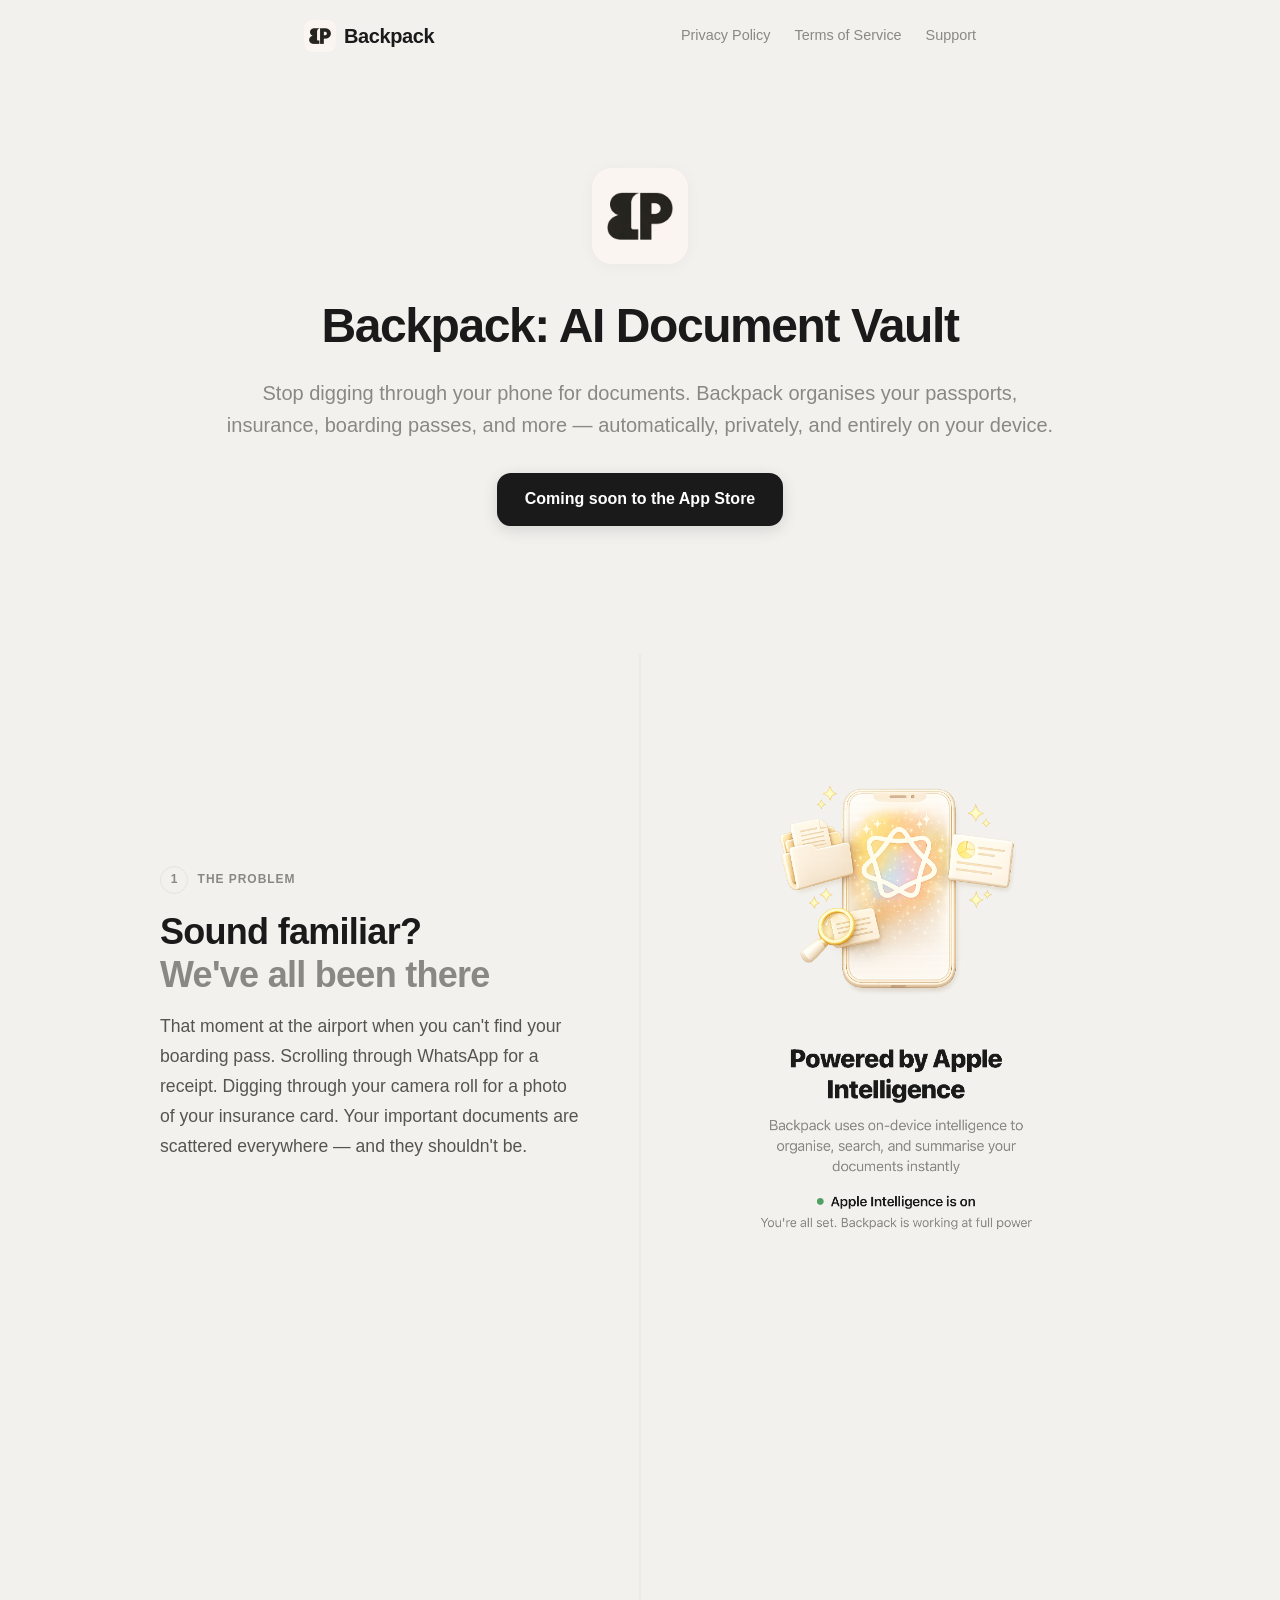
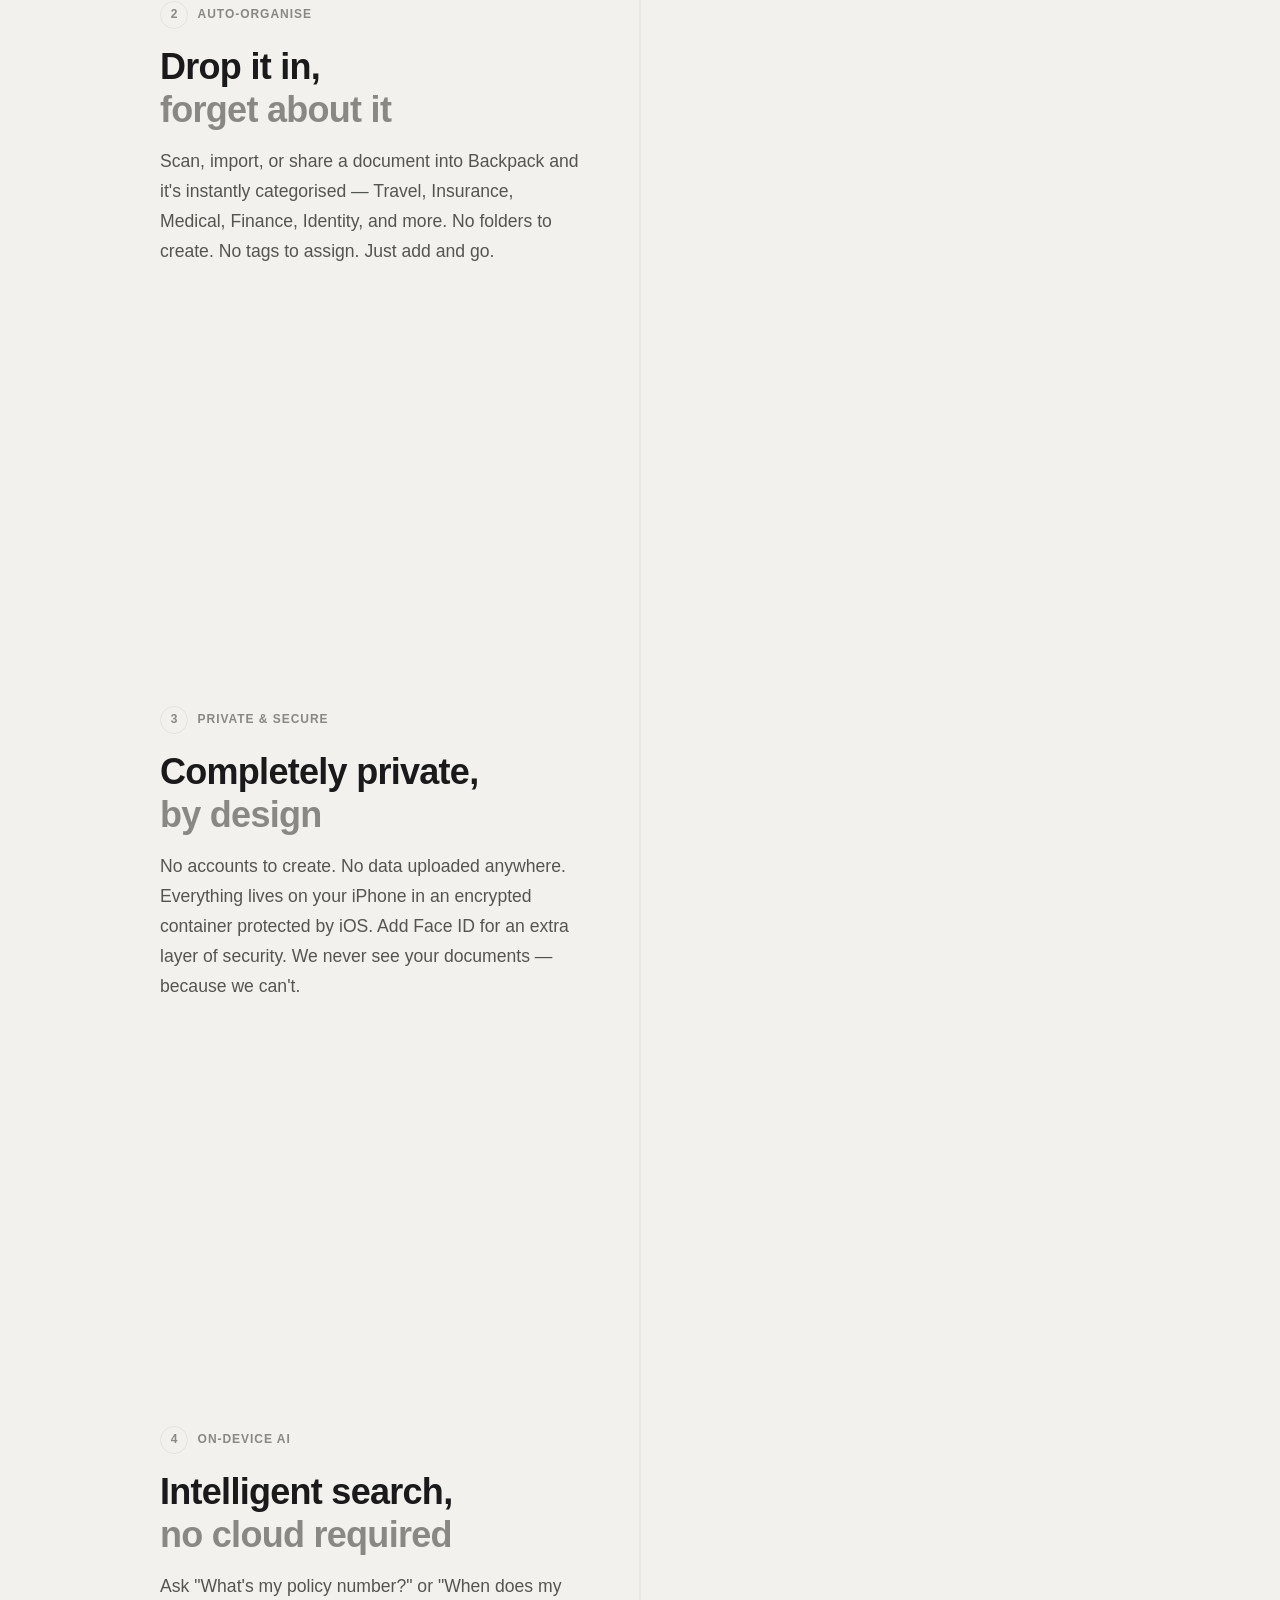
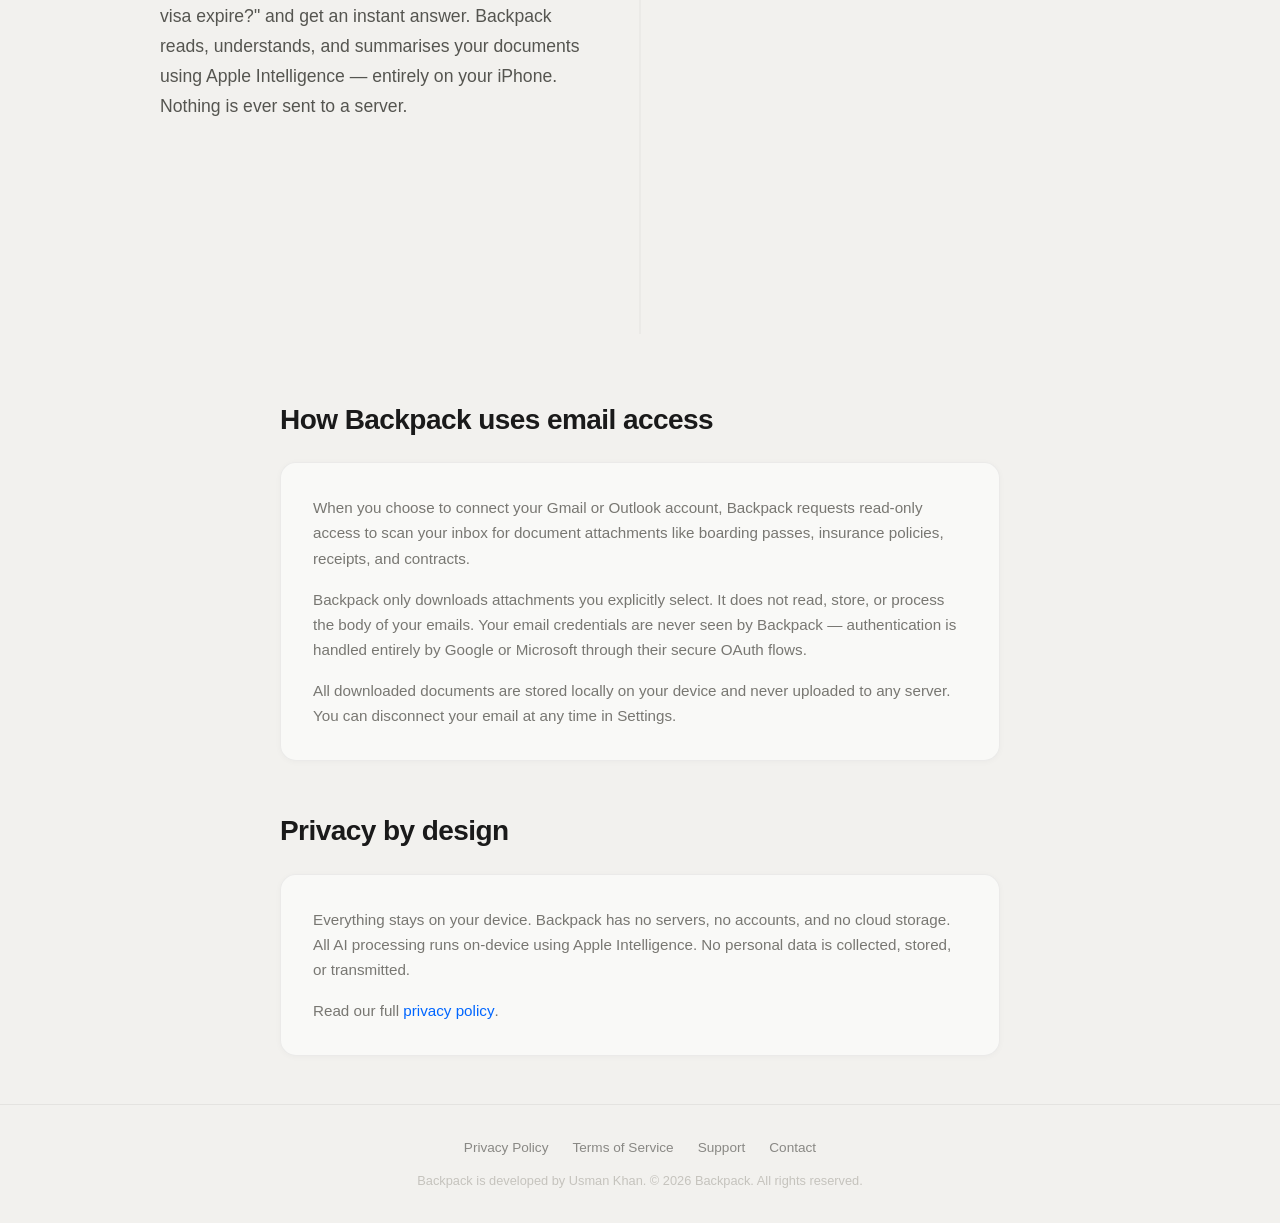
<file: index.html>
<!DOCTYPE html>
<html lang="en">
<head>
  <meta charset="UTF-8">
  <meta name="viewport" content="width=device-width, initial-scale=1.0">
  <title>Backpack — AI Document Vault</title>
  <link rel="stylesheet" href="styles.css">
  <link rel="icon" type="image/png" href="images/app-icon.png">
</head>
<body>
  <header>
    <nav>
      <a href="/" class="logo">
        <img src="images/app-icon.png" alt="Backpack icon">
        Backpack
      </a>
      <div class="nav-links">
        <a href="/privacy">Privacy Policy</a>
        <a href="/terms">Terms of Service</a>
        <a href="/support">Support</a>
      </div>
    </nav>
  </header>

  <main>
    <!-- Hero -->
    <section class="hero">
      <img src="images/app-icon.png" alt="Backpack" class="hero-icon">
      <h1>Backpack: AI Document Vault</h1>
      <p class="tagline">Stop digging through your phone for documents. Backpack organises your passports,<br>insurance, boarding passes, and more — automatically, privately, and entirely on your device.</p>
      <div class="app-store-badges">
        <a href="#" class="app-store-btn">Coming soon to the App Store</a>
      </div>
    </section>

    <!-- Feature Showcase -->
    <section class="showcase">
      <div class="showcase-inner">
        <!-- Left: scrolling features -->
        <div class="showcase-text">
          <div class="showcase-feature" data-index="0">
            <div class="showcase-label">
              <span class="showcase-number">1</span>
              <span class="showcase-tag">The Problem</span>
            </div>
            <h2>Sound familiar?<br><span class="text-muted">We've all been there</span></h2>
            <p>That moment at the airport when you can't find your boarding pass. Scrolling through WhatsApp for a receipt. Digging through your camera roll for a photo of your insurance card. Your important documents are scattered everywhere — and they shouldn't be.</p>
            <div class="showcase-image-mobile">
              <img src="images/bg-ob-1.png" alt="The document chaos we all deal with" class="showcase-phone">
            </div>
          </div>

          <div class="showcase-feature" data-index="1">
            <div class="showcase-label">
              <span class="showcase-number">2</span>
              <span class="showcase-tag">Auto-Organise</span>
            </div>
            <h2>Drop it in,<br><span class="text-muted">forget about it</span></h2>
            <p>Scan, import, or share a document into Backpack and it's instantly categorised — Travel, Insurance, Medical, Finance, Identity, and more. No folders to create. No tags to assign. Just add and go.</p>
            <div class="showcase-image-mobile">
              <img src="images/bp-ob-2.png" alt="Automatic document organisation" class="showcase-phone">
            </div>
          </div>

          <div class="showcase-feature" data-index="2">
            <div class="showcase-label">
              <span class="showcase-number">3</span>
              <span class="showcase-tag">Private &amp; Secure</span>
            </div>
            <h2>Completely private,<br><span class="text-muted">by design</span></h2>
            <p>No accounts to create. No data uploaded anywhere. Everything lives on your iPhone in an encrypted container protected by iOS. Add Face ID for an extra layer of security. We never see your documents — because we can't.</p>
            <div class="showcase-image-mobile">
              <img src="images/bp-ob-3.png" alt="Privacy-first document storage" class="showcase-phone">
            </div>
          </div>

          <div class="showcase-feature" data-index="3">
            <div class="showcase-label">
              <span class="showcase-number">4</span>
              <span class="showcase-tag">On-Device AI</span>
            </div>
            <h2>Intelligent search,<br><span class="text-muted">no cloud required</span></h2>
            <p>Ask "What's my policy number?" or "When does my visa expire?" and get an instant answer. Backpack reads, understands, and summarises your documents using Apple Intelligence — entirely on your iPhone. Nothing is ever sent to a server.</p>
            <div class="showcase-image-mobile">
              <img src="images/bp-ob-4.png" alt="On-device AI document search" class="showcase-phone">
            </div>
          </div>
        </div>

        <!-- Right: sticky screenshot -->
        <div class="showcase-sticky">
          <div class="showcase-image-wrap">
            <img src="images/bg-ob-1.png" alt="" class="showcase-phone" data-index="0">
            <img src="images/bp-ob-2.png" alt="" class="showcase-phone" data-index="1" style="opacity:0">
            <img src="images/bp-ob-3.png" alt="" class="showcase-phone" data-index="2" style="opacity:0">
            <img src="images/bp-ob-4.png" alt="" class="showcase-phone" data-index="3" style="opacity:0">
          </div>
        </div>
      </div>
    </section>

    <!-- Email access explanation -->
    <section class="landing-section">
      <div class="section-inner">
        <h2 class="section-heading">How Backpack uses email access</h2>
        <div class="info-card">
          <p>When you choose to connect your Gmail or Outlook account, Backpack requests read-only access to scan your inbox for document attachments like boarding passes, insurance policies, receipts, and contracts.</p>
          <p>Backpack only downloads attachments you explicitly select. It does not read, store, or process the body of your emails. Your email credentials are never seen by Backpack — authentication is handled entirely by Google or Microsoft through their secure OAuth flows.</p>
          <p>All downloaded documents are stored locally on your device and never uploaded to any server. You can disconnect your email at any time in Settings.</p>
        </div>
      </div>
    </section>

    <!-- Privacy -->
    <section class="landing-section">
      <div class="section-inner">
        <h2 class="section-heading">Privacy by design</h2>
        <div class="info-card">
          <p>Everything stays on your device. Backpack has no servers, no accounts, and no cloud storage. All AI processing runs on-device using Apple Intelligence. No personal data is collected, stored, or transmitted.</p>
          <p>Read our full <a href="/privacy">privacy policy</a>.</p>
        </div>
      </div>
    </section>
  </main>

  <footer>
    <div class="footer-links">
      <a href="/privacy">Privacy Policy</a>
      <a href="/terms">Terms of Service</a>
      <a href="/support">Support</a>
      <a href="mailto:usman_khan95@hotmail.co.uk">Contact</a>
    </div>
    <p class="copyright">Backpack is developed by Usman Khan. &copy; 2026 Backpack. All rights reserved.</p>
  </footer>

  <script>
    (function() {
      const features = document.querySelectorAll('.showcase-feature');
      const images = document.querySelectorAll('.showcase-sticky .showcase-phone');
      let active = 0;

      if (!features.length || !images.length) return;

      const observer = new IntersectionObserver(function(entries) {
        entries.forEach(function(entry) {
          if (entry.isIntersecting) {
            const idx = parseInt(entry.target.getAttribute('data-index'), 10);
            if (idx !== active) {
              images[active].style.opacity = '0';
              images[idx].style.opacity = '1';
              active = idx;
            }
          }
        });
      }, {
        rootMargin: '-50% 0px -50% 0px'
      });

      features.forEach(function(f) { observer.observe(f); });
    })();
  </script>
</body>
</html>
</file>
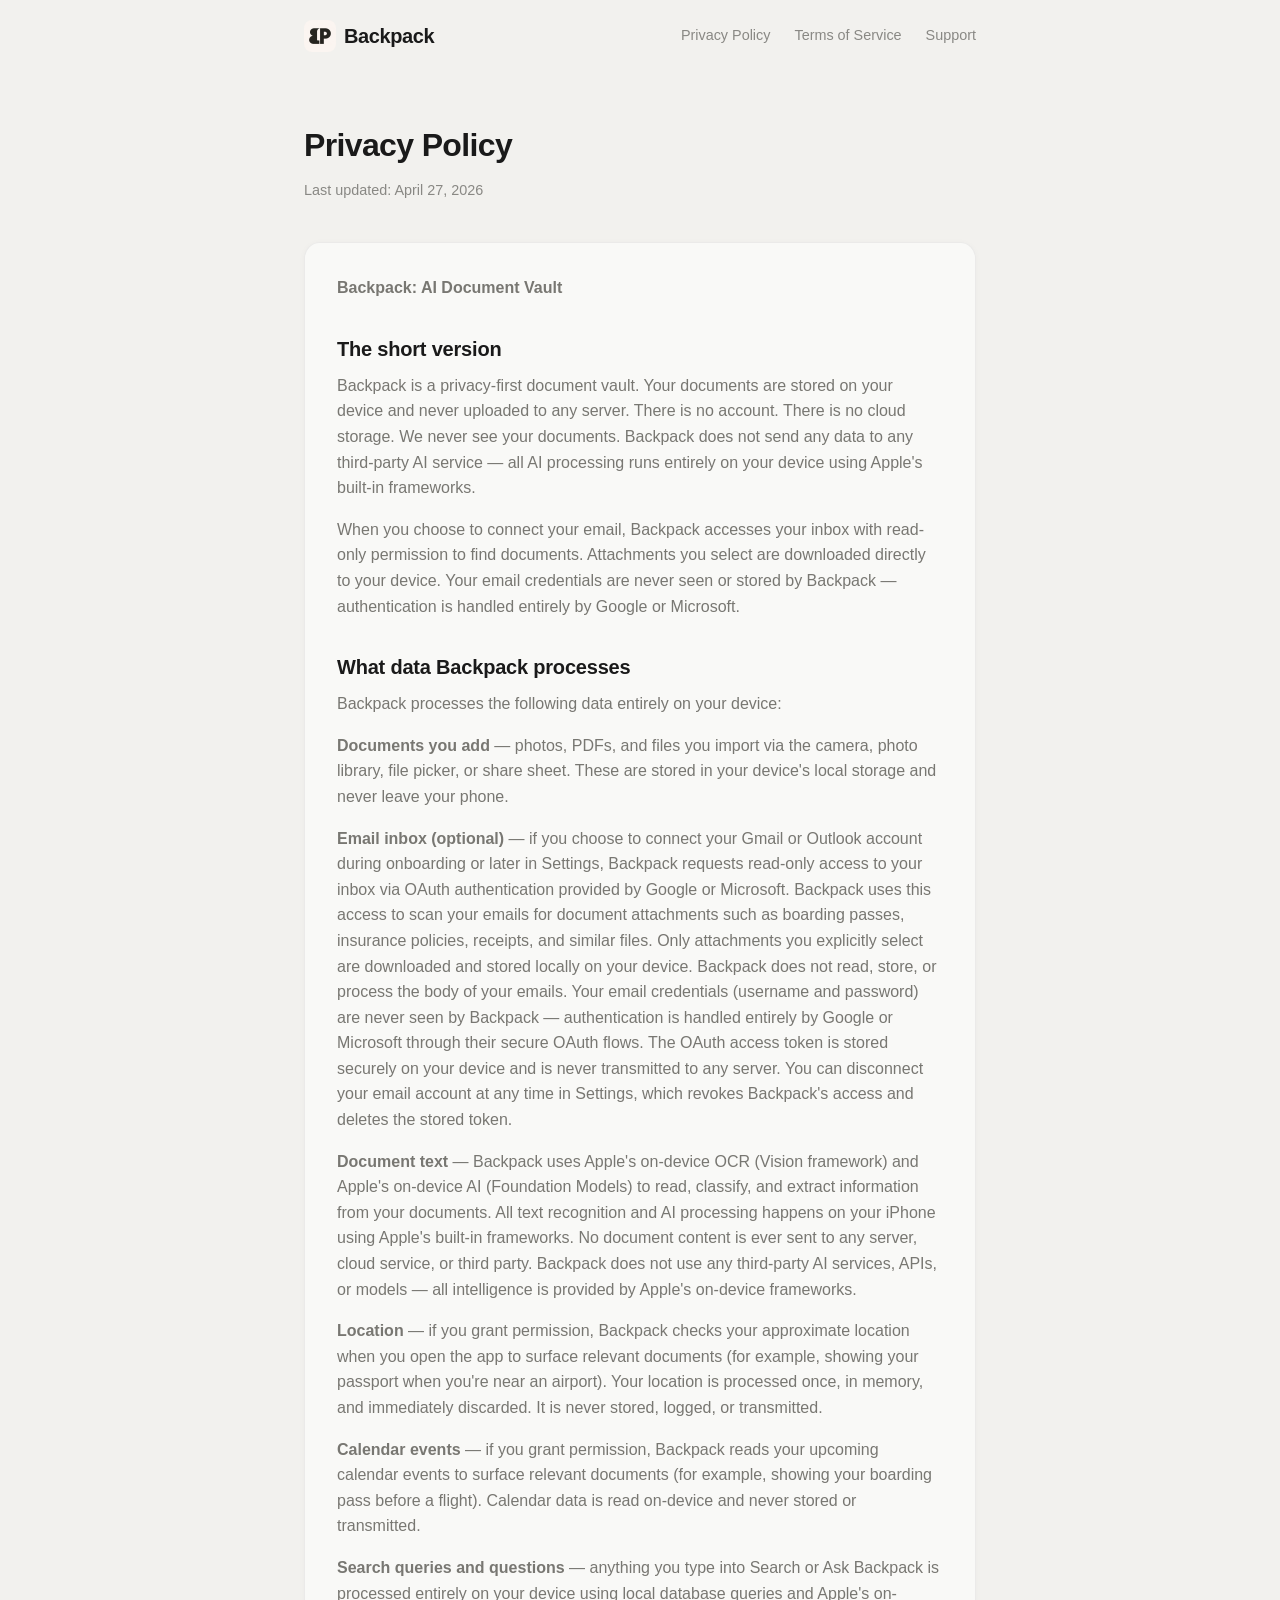
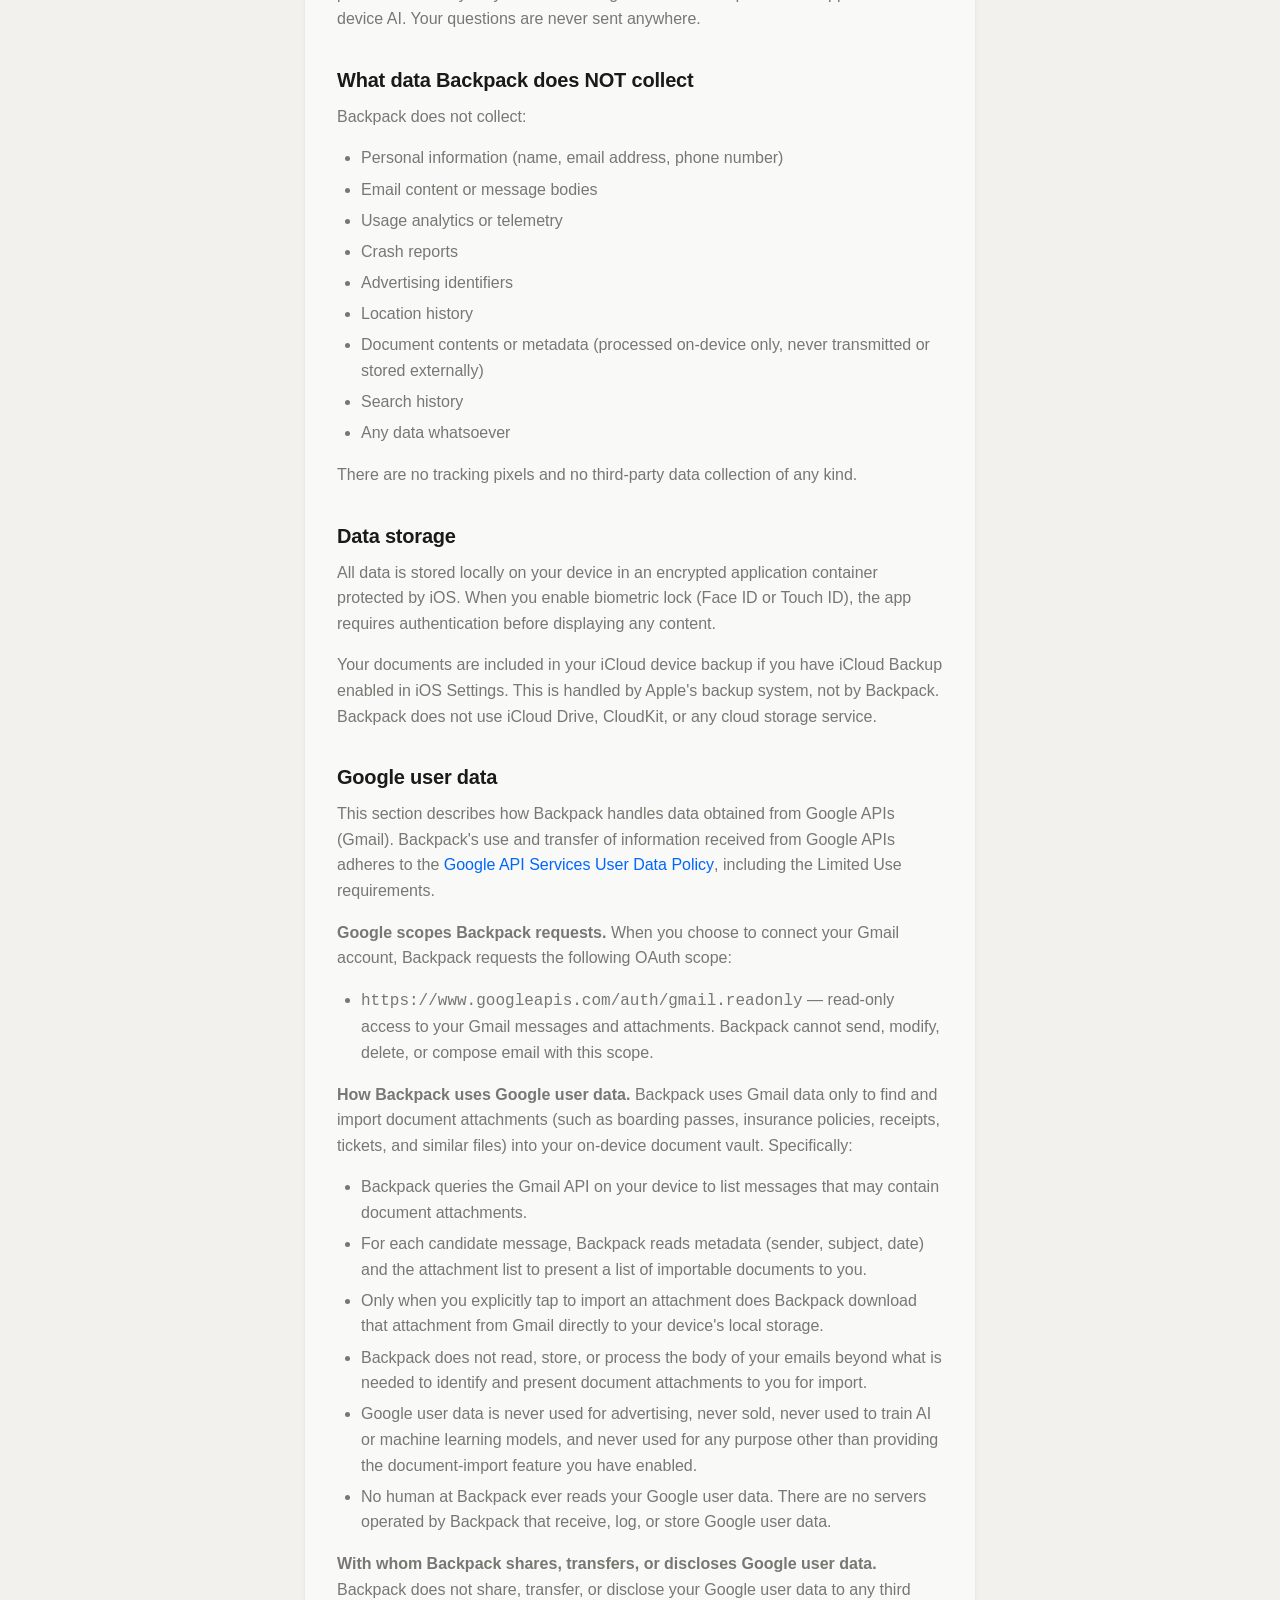
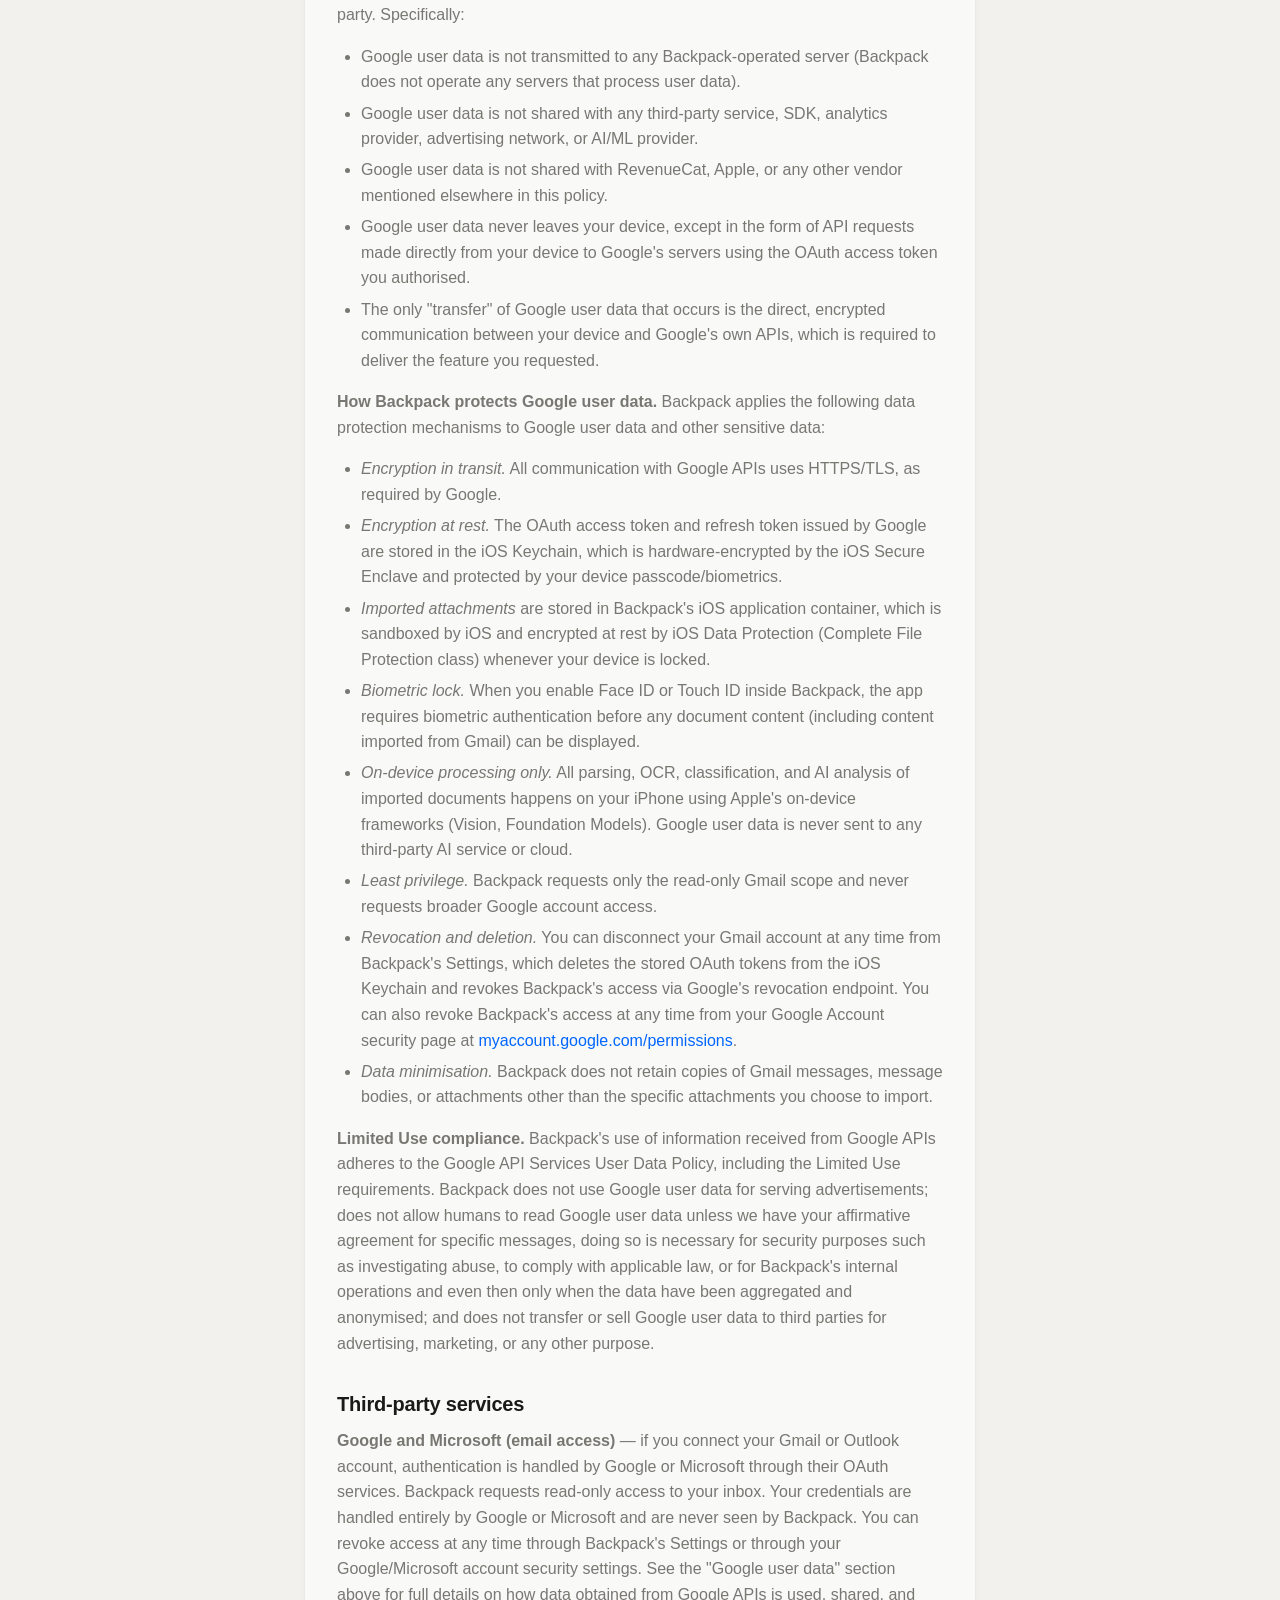
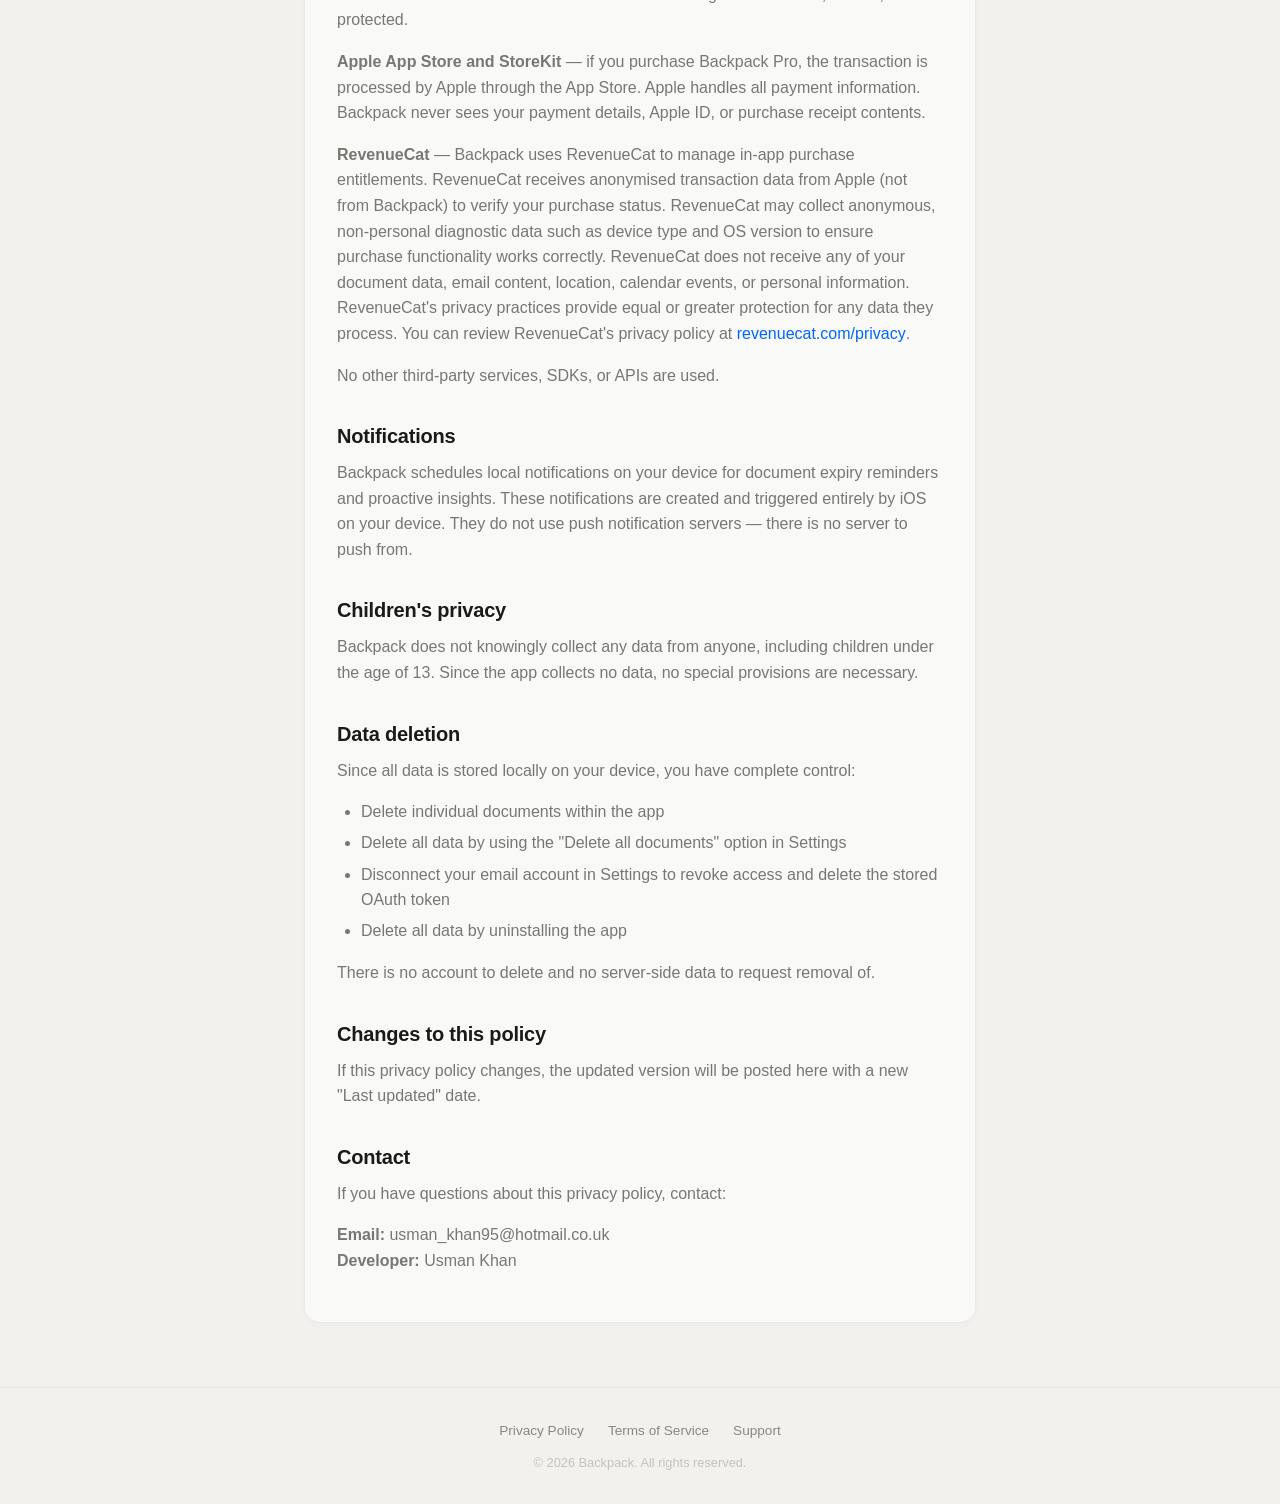
<file: privacy/index.html>
<!DOCTYPE html>
<html lang="en">
<head>
  <meta charset="UTF-8">
  <meta name="viewport" content="width=device-width, initial-scale=1.0">
  <title>Privacy Policy — Backpack</title>
  <link rel="stylesheet" href="../styles.css">
  <link rel="icon" type="image/png" href="../images/app-icon.png">
</head>
<body>
  <header>
    <nav>
      <a href="/" class="logo">
        <img src="../images/app-icon.png" alt="Backpack icon">
        Backpack
      </a>
      <div class="nav-links">
        <a href="/privacy">Privacy Policy</a>
        <a href="/terms">Terms of Service</a>
        <a href="/support">Support</a>
      </div>
    </nav>
  </header>

  <main>
    <article class="legal">
      <h1>Privacy Policy</h1>
      <p class="last-updated">Last updated: April 27, 2026</p>

      <div class="legal-content">
        <p><strong>Backpack: AI Document Vault</strong></p>

        <h2>The short version</h2>
        <p>Backpack is a privacy-first document vault. Your documents are stored on your device and never uploaded to any server. There is no account. There is no cloud storage. We never see your documents. Backpack does not send any data to any third-party AI service — all AI processing runs entirely on your device using Apple's built-in frameworks.</p>
        <p>When you choose to connect your email, Backpack accesses your inbox with read-only permission to find documents. Attachments you select are downloaded directly to your device. Your email credentials are never seen or stored by Backpack — authentication is handled entirely by Google or Microsoft.</p>

        <h2>What data Backpack processes</h2>
        <p>Backpack processes the following data entirely on your device:</p>
        <p><strong>Documents you add</strong> — photos, PDFs, and files you import via the camera, photo library, file picker, or share sheet. These are stored in your device's local storage and never leave your phone.</p>
        <p><strong>Email inbox (optional)</strong> — if you choose to connect your Gmail or Outlook account during onboarding or later in Settings, Backpack requests read-only access to your inbox via OAuth authentication provided by Google or Microsoft. Backpack uses this access to scan your emails for document attachments such as boarding passes, insurance policies, receipts, and similar files. Only attachments you explicitly select are downloaded and stored locally on your device. Backpack does not read, store, or process the body of your emails. Your email credentials (username and password) are never seen by Backpack — authentication is handled entirely by Google or Microsoft through their secure OAuth flows. The OAuth access token is stored securely on your device and is never transmitted to any server. You can disconnect your email account at any time in Settings, which revokes Backpack's access and deletes the stored token.</p>
        <p><strong>Document text</strong> — Backpack uses Apple's on-device OCR (Vision framework) and Apple's on-device AI (Foundation Models) to read, classify, and extract information from your documents. All text recognition and AI processing happens on your iPhone using Apple's built-in frameworks. No document content is ever sent to any server, cloud service, or third party. Backpack does not use any third-party AI services, APIs, or models — all intelligence is provided by Apple's on-device frameworks.</p>
        <p><strong>Location</strong> — if you grant permission, Backpack checks your approximate location when you open the app to surface relevant documents (for example, showing your passport when you're near an airport). Your location is processed once, in memory, and immediately discarded. It is never stored, logged, or transmitted.</p>
        <p><strong>Calendar events</strong> — if you grant permission, Backpack reads your upcoming calendar events to surface relevant documents (for example, showing your boarding pass before a flight). Calendar data is read on-device and never stored or transmitted.</p>
        <p><strong>Search queries and questions</strong> — anything you type into Search or Ask Backpack is processed entirely on your device using local database queries and Apple's on-device AI. Your questions are never sent anywhere.</p>

        <h2>What data Backpack does NOT collect</h2>
        <p>Backpack does not collect:</p>
        <ul>
          <li>Personal information (name, email address, phone number)</li>
          <li>Email content or message bodies</li>
          <li>Usage analytics or telemetry</li>
          <li>Crash reports</li>
          <li>Advertising identifiers</li>
          <li>Location history</li>
          <li>Document contents or metadata (processed on-device only, never transmitted or stored externally)</li>
          <li>Search history</li>
          <li>Any data whatsoever</li>
        </ul>
        <p>There are no tracking pixels and no third-party data collection of any kind.</p>

        <h2>Data storage</h2>
        <p>All data is stored locally on your device in an encrypted application container protected by iOS. When you enable biometric lock (Face ID or Touch ID), the app requires authentication before displaying any content.</p>
        <p>Your documents are included in your iCloud device backup if you have iCloud Backup enabled in iOS Settings. This is handled by Apple's backup system, not by Backpack. Backpack does not use iCloud Drive, CloudKit, or any cloud storage service.</p>

        <h2>Google user data</h2>
        <p>This section describes how Backpack handles data obtained from Google APIs (Gmail). Backpack's use and transfer of information received from Google APIs adheres to the <a href="https://developers.google.com/terms/api-services-user-data-policy">Google API Services User Data Policy</a>, including the Limited Use requirements.</p>

        <p><strong>Google scopes Backpack requests.</strong> When you choose to connect your Gmail account, Backpack requests the following OAuth scope:</p>
        <ul>
          <li><code>https://www.googleapis.com/auth/gmail.readonly</code> — read-only access to your Gmail messages and attachments. Backpack cannot send, modify, delete, or compose email with this scope.</li>
        </ul>

        <p><strong>How Backpack uses Google user data.</strong> Backpack uses Gmail data only to find and import document attachments (such as boarding passes, insurance policies, receipts, tickets, and similar files) into your on-device document vault. Specifically:</p>
        <ul>
          <li>Backpack queries the Gmail API on your device to list messages that may contain document attachments.</li>
          <li>For each candidate message, Backpack reads metadata (sender, subject, date) and the attachment list to present a list of importable documents to you.</li>
          <li>Only when you explicitly tap to import an attachment does Backpack download that attachment from Gmail directly to your device's local storage.</li>
          <li>Backpack does not read, store, or process the body of your emails beyond what is needed to identify and present document attachments to you for import.</li>
          <li>Google user data is never used for advertising, never sold, never used to train AI or machine learning models, and never used for any purpose other than providing the document-import feature you have enabled.</li>
          <li>No human at Backpack ever reads your Google user data. There are no servers operated by Backpack that receive, log, or store Google user data.</li>
        </ul>

        <p><strong>With whom Backpack shares, transfers, or discloses Google user data.</strong> Backpack does not share, transfer, or disclose your Google user data to any third party. Specifically:</p>
        <ul>
          <li>Google user data is not transmitted to any Backpack-operated server (Backpack does not operate any servers that process user data).</li>
          <li>Google user data is not shared with any third-party service, SDK, analytics provider, advertising network, or AI/ML provider.</li>
          <li>Google user data is not shared with RevenueCat, Apple, or any other vendor mentioned elsewhere in this policy.</li>
          <li>Google user data never leaves your device, except in the form of API requests made directly from your device to Google's servers using the OAuth access token you authorised.</li>
          <li>The only "transfer" of Google user data that occurs is the direct, encrypted communication between your device and Google's own APIs, which is required to deliver the feature you requested.</li>
        </ul>

        <p><strong>How Backpack protects Google user data.</strong> Backpack applies the following data protection mechanisms to Google user data and other sensitive data:</p>
        <ul>
          <li><em>Encryption in transit.</em> All communication with Google APIs uses HTTPS/TLS, as required by Google.</li>
          <li><em>Encryption at rest.</em> The OAuth access token and refresh token issued by Google are stored in the iOS Keychain, which is hardware-encrypted by the iOS Secure Enclave and protected by your device passcode/biometrics.</li>
          <li><em>Imported attachments</em> are stored in Backpack's iOS application container, which is sandboxed by iOS and encrypted at rest by iOS Data Protection (Complete File Protection class) whenever your device is locked.</li>
          <li><em>Biometric lock.</em> When you enable Face ID or Touch ID inside Backpack, the app requires biometric authentication before any document content (including content imported from Gmail) can be displayed.</li>
          <li><em>On-device processing only.</em> All parsing, OCR, classification, and AI analysis of imported documents happens on your iPhone using Apple's on-device frameworks (Vision, Foundation Models). Google user data is never sent to any third-party AI service or cloud.</li>
          <li><em>Least privilege.</em> Backpack requests only the read-only Gmail scope and never requests broader Google account access.</li>
          <li><em>Revocation and deletion.</em> You can disconnect your Gmail account at any time from Backpack's Settings, which deletes the stored OAuth tokens from the iOS Keychain and revokes Backpack's access via Google's revocation endpoint. You can also revoke Backpack's access at any time from your Google Account security page at <a href="https://myaccount.google.com/permissions">myaccount.google.com/permissions</a>.</li>
          <li><em>Data minimisation.</em> Backpack does not retain copies of Gmail messages, message bodies, or attachments other than the specific attachments you choose to import.</li>
        </ul>

        <p><strong>Limited Use compliance.</strong> Backpack's use of information received from Google APIs adheres to the Google API Services User Data Policy, including the Limited Use requirements. Backpack does not use Google user data for serving advertisements; does not allow humans to read Google user data unless we have your affirmative agreement for specific messages, doing so is necessary for security purposes such as investigating abuse, to comply with applicable law, or for Backpack's internal operations and even then only when the data have been aggregated and anonymised; and does not transfer or sell Google user data to third parties for advertising, marketing, or any other purpose.</p>

        <h2>Third-party services</h2>
        <p><strong>Google and Microsoft (email access)</strong> — if you connect your Gmail or Outlook account, authentication is handled by Google or Microsoft through their OAuth services. Backpack requests read-only access to your inbox. Your credentials are handled entirely by Google or Microsoft and are never seen by Backpack. You can revoke access at any time through Backpack's Settings or through your Google/Microsoft account security settings. See the "Google user data" section above for full details on how data obtained from Google APIs is used, shared, and protected.</p>
        <p><strong>Apple App Store and StoreKit</strong> — if you purchase Backpack Pro, the transaction is processed by Apple through the App Store. Apple handles all payment information. Backpack never sees your payment details, Apple ID, or purchase receipt contents.</p>
        <p><strong>RevenueCat</strong> — Backpack uses RevenueCat to manage in-app purchase entitlements. RevenueCat receives anonymised transaction data from Apple (not from Backpack) to verify your purchase status. RevenueCat may collect anonymous, non-personal diagnostic data such as device type and OS version to ensure purchase functionality works correctly. RevenueCat does not receive any of your document data, email content, location, calendar events, or personal information. RevenueCat's privacy practices provide equal or greater protection for any data they process. You can review RevenueCat's privacy policy at <a href="https://www.revenuecat.com/privacy">revenuecat.com/privacy</a>.</p>
        <p>No other third-party services, SDKs, or APIs are used.</p>

        <h2>Notifications</h2>
        <p>Backpack schedules local notifications on your device for document expiry reminders and proactive insights. These notifications are created and triggered entirely by iOS on your device. They do not use push notification servers — there is no server to push from.</p>

        <h2>Children's privacy</h2>
        <p>Backpack does not knowingly collect any data from anyone, including children under the age of 13. Since the app collects no data, no special provisions are necessary.</p>

        <h2>Data deletion</h2>
        <p>Since all data is stored locally on your device, you have complete control:</p>
        <ul>
          <li>Delete individual documents within the app</li>
          <li>Delete all data by using the "Delete all documents" option in Settings</li>
          <li>Disconnect your email account in Settings to revoke access and delete the stored OAuth token</li>
          <li>Delete all data by uninstalling the app</li>
        </ul>
        <p>There is no account to delete and no server-side data to request removal of.</p>

        <h2>Changes to this policy</h2>
        <p>If this privacy policy changes, the updated version will be posted here with a new "Last updated" date.</p>

        <h2>Contact</h2>
        <p>If you have questions about this privacy policy, contact:</p>
        <p><strong>Email:</strong> usman_khan95@hotmail.co.uk<br>
        <strong>Developer:</strong> Usman Khan</p>
      </div>
    </article>
  </main>

  <footer>
    <div class="footer-links">
      <a href="/privacy">Privacy Policy</a>
      <a href="/terms">Terms of Service</a>
      <a href="/support">Support</a>
    </div>
    <p class="copyright">&copy; 2026 Backpack. All rights reserved.</p>
  </footer>
</body>
</html>
</file>
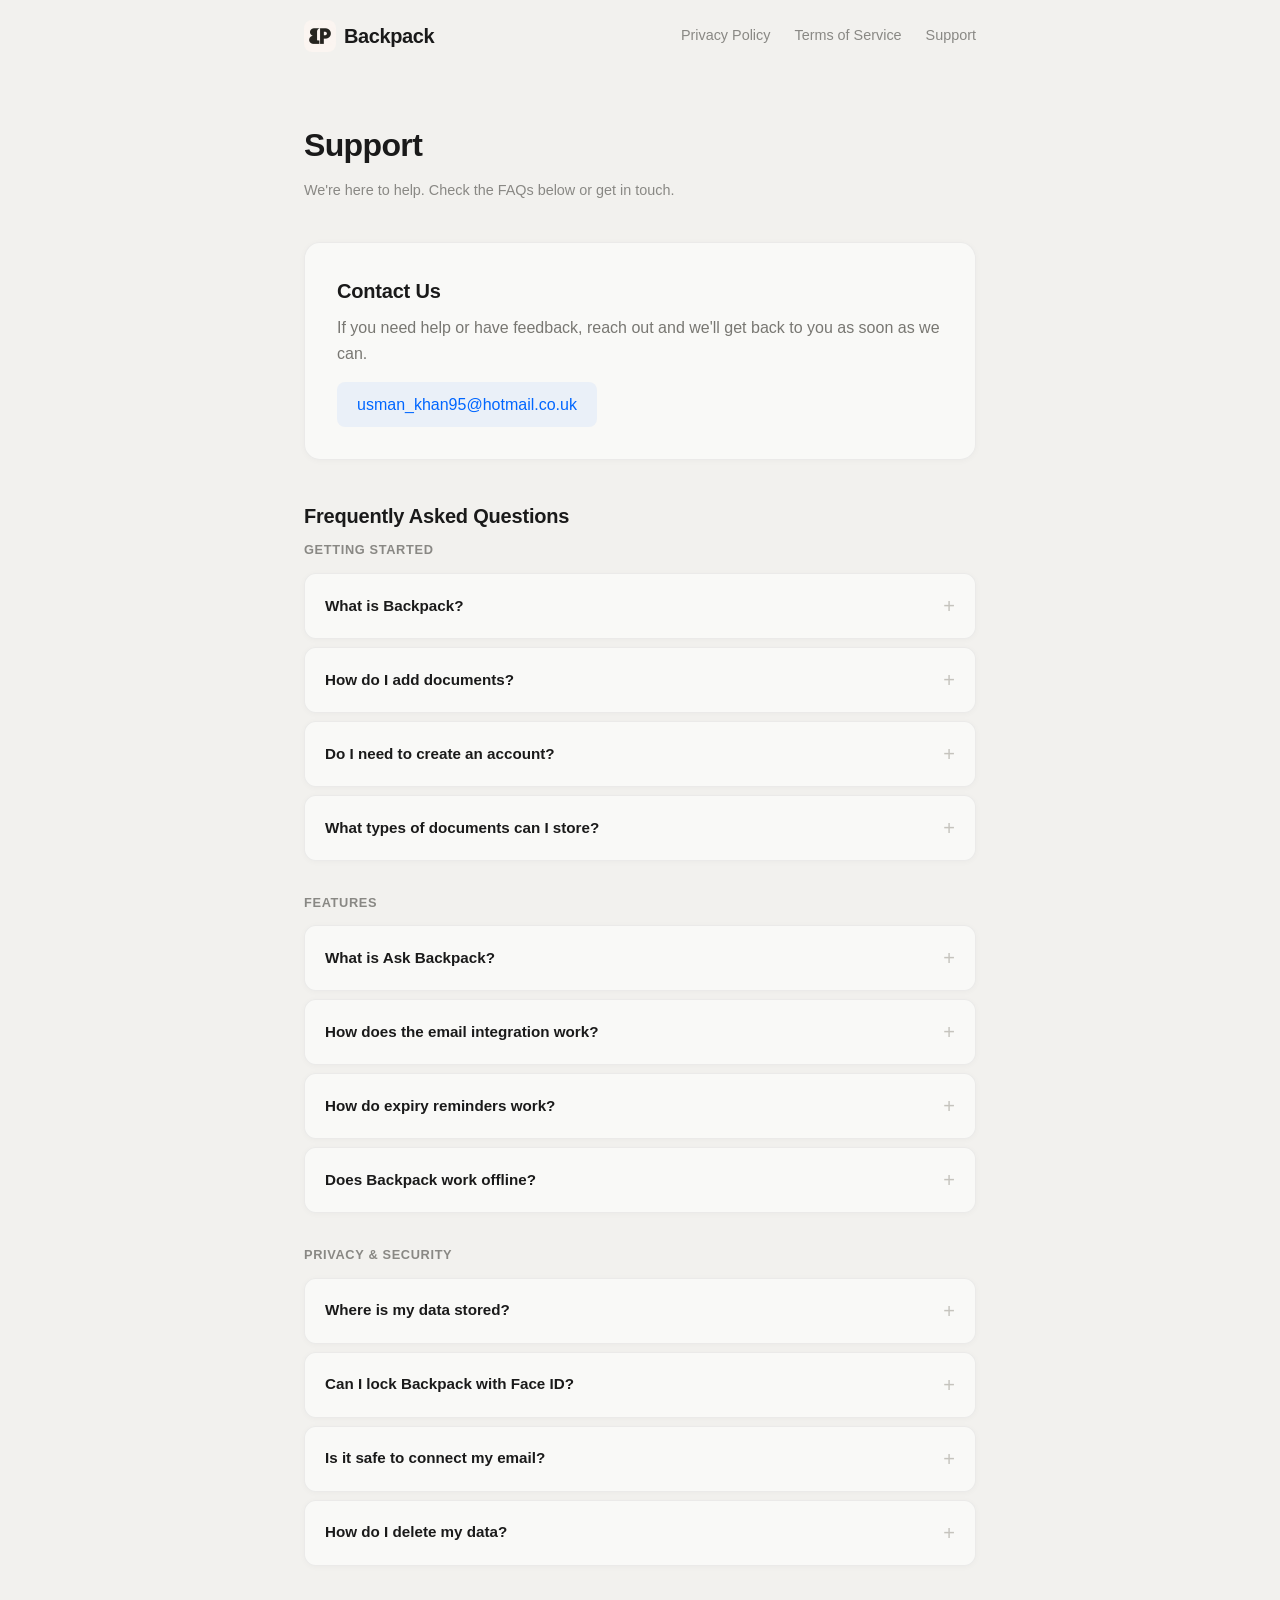
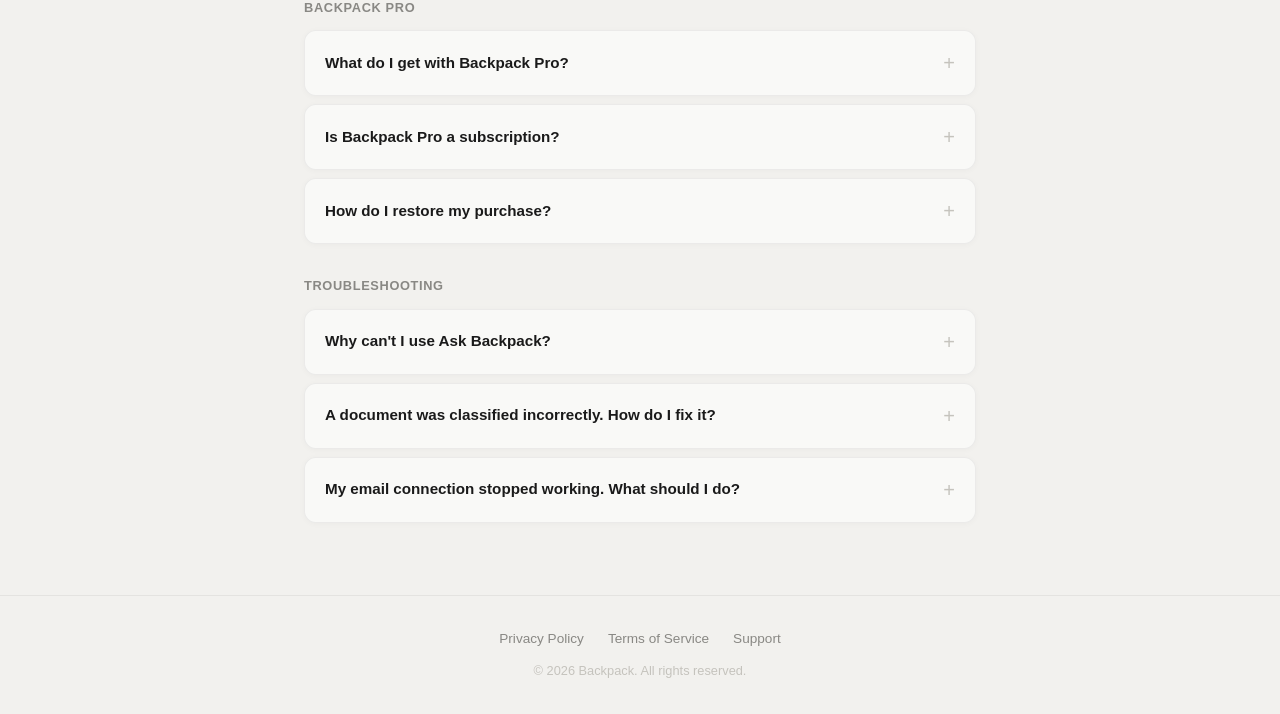
<file: support/index.html>
<!DOCTYPE html>
<html lang="en">
<head>
  <meta charset="UTF-8">
  <meta name="viewport" content="width=device-width, initial-scale=1.0">
  <title>Support — Backpack</title>
  <link rel="stylesheet" href="../styles.css">
  <link rel="icon" type="image/png" href="../images/app-icon.png">
</head>
<body>
  <header>
    <nav>
      <a href="/" class="logo">
        <img src="../images/app-icon.png" alt="Backpack icon">
        Backpack
      </a>
      <div class="nav-links">
        <a href="/privacy">Privacy Policy</a>
        <a href="/terms">Terms of Service</a>
        <a href="/support">Support</a>
      </div>
    </nav>
  </header>

  <main>
    <article class="legal">
      <h1>Support</h1>
      <p class="last-updated">We're here to help. Check the FAQs below or get in touch.</p>

      <div class="contact-card">
        <h2>Contact Us</h2>
        <p>If you need help or have feedback, reach out and we'll get back to you as soon as we can.</p>
        <a href="mailto:usman_khan95@hotmail.co.uk" class="contact-email">usman_khan95@hotmail.co.uk</a>
      </div>

      <div class="faq-section">
        <h2 class="faq-heading">Frequently Asked Questions</h2>

        <div class="faq-group-label">Getting Started</div>

        <details class="faq">
          <summary>What is Backpack?</summary>
          <div class="faq-answer">
            <p>Backpack is a privacy-first document vault for your iPhone. It stores all your important documents — passports, insurance policies, receipts, boarding passes, and more — in one place, organised automatically using on-device AI. No accounts, no cloud, no tracking.</p>
          </div>
        </details>

        <details class="faq">
          <summary>How do I add documents?</summary>
          <div class="faq-answer">
            <p>There are several ways to add documents:</p>
            <ul>
              <li><strong>Camera</strong> — scan a physical document</li>
              <li><strong>Photo Library</strong> — import from your camera roll</li>
              <li><strong>Files</strong> — import a PDF or image from the Files app</li>
              <li><strong>Email</strong> — connect your Gmail or Outlook and Backpack will find document attachments for you</li>
              <li><strong>Share Sheet</strong> — share a file from any app directly into Backpack</li>
            </ul>
          </div>
        </details>

        <details class="faq">
          <summary>Do I need to create an account?</summary>
          <div class="faq-answer">
            <p>No. Backpack has no accounts, no sign-up, and no login. Everything is stored locally on your device. Just download and start adding documents.</p>
          </div>
        </details>

        <details class="faq">
          <summary>What types of documents can I store?</summary>
          <div class="faq-answer">
            <p>Backpack automatically classifies documents into categories including passports, driving licences, visas, insurance policies, boarding passes, receipts, invoices, contracts, medical records, tax documents, certificates, property documents, and more. You can also create custom categories with Backpack Pro.</p>
          </div>
        </details>

        <div class="faq-group-label">Features</div>

        <details class="faq">
          <summary>What is Ask Backpack?</summary>
          <div class="faq-answer">
            <p>Ask Backpack lets you ask natural language questions about your documents — for example, "When does my passport expire?" or "What's my policy number?" It uses Apple's on-device AI to find the answer from your stored documents, so your questions never leave your device.</p>
            <p>Ask Backpack requires an iPhone 15 Pro or later with Apple Intelligence enabled.</p>
          </div>
        </details>

        <details class="faq">
          <summary>How does the email integration work?</summary>
          <div class="faq-answer">
            <p>When you connect your Gmail or Outlook account, Backpack scans your inbox for emails with document attachments (like boarding passes, insurance policies, or receipts). You review what it finds and choose which documents to save. Backpack only has read-only access to your inbox, never sees your password, and never reads the body of your emails. You can disconnect at any time in Settings.</p>
          </div>
        </details>

        <details class="faq">
          <summary>How do expiry reminders work?</summary>
          <div class="faq-answer">
            <p>Backpack automatically detects expiry dates on your documents (like passports or insurance policies) and tracks them in the Expiry tab. With Backpack Pro, you'll receive automatic reminders at 90 days, 30 days, and 7 days before a document expires — so you're never caught off guard.</p>
          </div>
        </details>

        <details class="faq">
          <summary>Does Backpack work offline?</summary>
          <div class="faq-answer">
            <p>Yes. Since all your documents and data are stored locally on your device, Backpack works fully offline. The only feature that requires an internet connection is connecting your email to scan for documents.</p>
          </div>
        </details>

        <div class="faq-group-label">Privacy &amp; Security</div>

        <details class="faq">
          <summary>Where is my data stored?</summary>
          <div class="faq-answer">
            <p>All your data is stored locally on your device in an encrypted app container protected by iOS. Backpack has no servers, no cloud storage, and no way to access your documents. Your data is included in your iCloud device backup if you have that enabled in iOS Settings, but Backpack itself does not use any cloud services.</p>
          </div>
        </details>

        <details class="faq">
          <summary>Can I lock Backpack with Face ID?</summary>
          <div class="faq-answer">
            <p>Yes. You can enable biometric lock in Settings to require Face ID (or Touch ID) every time you open the app. You can also configure auto-lock to activate immediately, after 1 minute, or after 5 minutes of inactivity.</p>
          </div>
        </details>

        <details class="faq">
          <summary>Is it safe to connect my email?</summary>
          <div class="faq-answer">
            <p>Yes. Backpack uses the official OAuth sign-in flows provided by Google and Microsoft. Your email password is never seen or stored by Backpack. Backpack only requests read-only access to your inbox — it cannot send emails, delete messages, or modify anything. The OAuth token is stored securely on your device and is never sent to any server. You can revoke access at any time.</p>
          </div>
        </details>

        <details class="faq">
          <summary>How do I delete my data?</summary>
          <div class="faq-answer">
            <p>Since all data is stored on your device, you have complete control:</p>
            <ul>
              <li>Delete individual documents from within the app</li>
              <li>Use "Delete all documents" in Settings to clear everything</li>
              <li>Disconnect your email in Settings to revoke access</li>
              <li>Uninstall the app to remove all data</li>
            </ul>
            <p>There is no account to delete and no server-side data.</p>
          </div>
        </details>

        <div class="faq-group-label">Backpack Pro</div>

        <details class="faq">
          <summary>What do I get with Backpack Pro?</summary>
          <div class="faq-answer">
            <p>Backpack Pro unlocks:</p>
            <ul>
              <li>Unlimited document storage (free tier allows 5)</li>
              <li>Unlimited Ask Backpack questions</li>
              <li>Unlimited email scans and new document notifications</li>
              <li>Automatic expiry reminders</li>
              <li>Document sharing and export</li>
              <li>Custom document categories</li>
              <li>Home screen Smart Access widget</li>
            </ul>
          </div>
        </details>

        <details class="faq">
          <summary>Is Backpack Pro a subscription?</summary>
          <div class="faq-answer">
            <p>No. Backpack Pro is a one-time purchase. Pay once, keep all features forever — no recurring charges.</p>
          </div>
        </details>

        <details class="faq">
          <summary>How do I restore my purchase?</summary>
          <div class="faq-answer">
            <p>If you've reinstalled the app or got a new device, go to Settings and tap "Restore Purchase". Your Pro access will be restored automatically through the App Store using the same Apple ID you purchased with.</p>
          </div>
        </details>

        <div class="faq-group-label">Troubleshooting</div>

        <details class="faq">
          <summary>Why can't I use Ask Backpack?</summary>
          <div class="faq-answer">
            <p>Ask Backpack requires an iPhone 15 Pro or later with Apple Intelligence enabled. If you have a compatible device, make sure Apple Intelligence is turned on in your iPhone's Settings under Apple Intelligence &amp; Siri. If your device is busy with other tasks, Ask Backpack may be temporarily unavailable — try again in a moment.</p>
          </div>
        </details>

        <details class="faq">
          <summary>A document was classified incorrectly. How do I fix it?</summary>
          <div class="faq-answer">
            <p>Open the document and tap the category label to reclassify it. You can choose from any of the built-in categories or create a custom one with Backpack Pro.</p>
          </div>
        </details>

        <details class="faq">
          <summary>My email connection stopped working. What should I do?</summary>
          <div class="faq-answer">
            <p>Go to Settings, disconnect your email account, then reconnect it. This refreshes the authentication token. If the issue persists, check that Backpack still has access in your Google or Microsoft account security settings.</p>
          </div>
        </details>
      </div>
    </article>
  </main>

  <footer>
    <div class="footer-links">
      <a href="/privacy">Privacy Policy</a>
      <a href="/terms">Terms of Service</a>
      <a href="/support">Support</a>
    </div>
    <p class="copyright">&copy; 2026 Backpack. All rights reserved.</p>
  </footer>
</body>
</html>
</file>
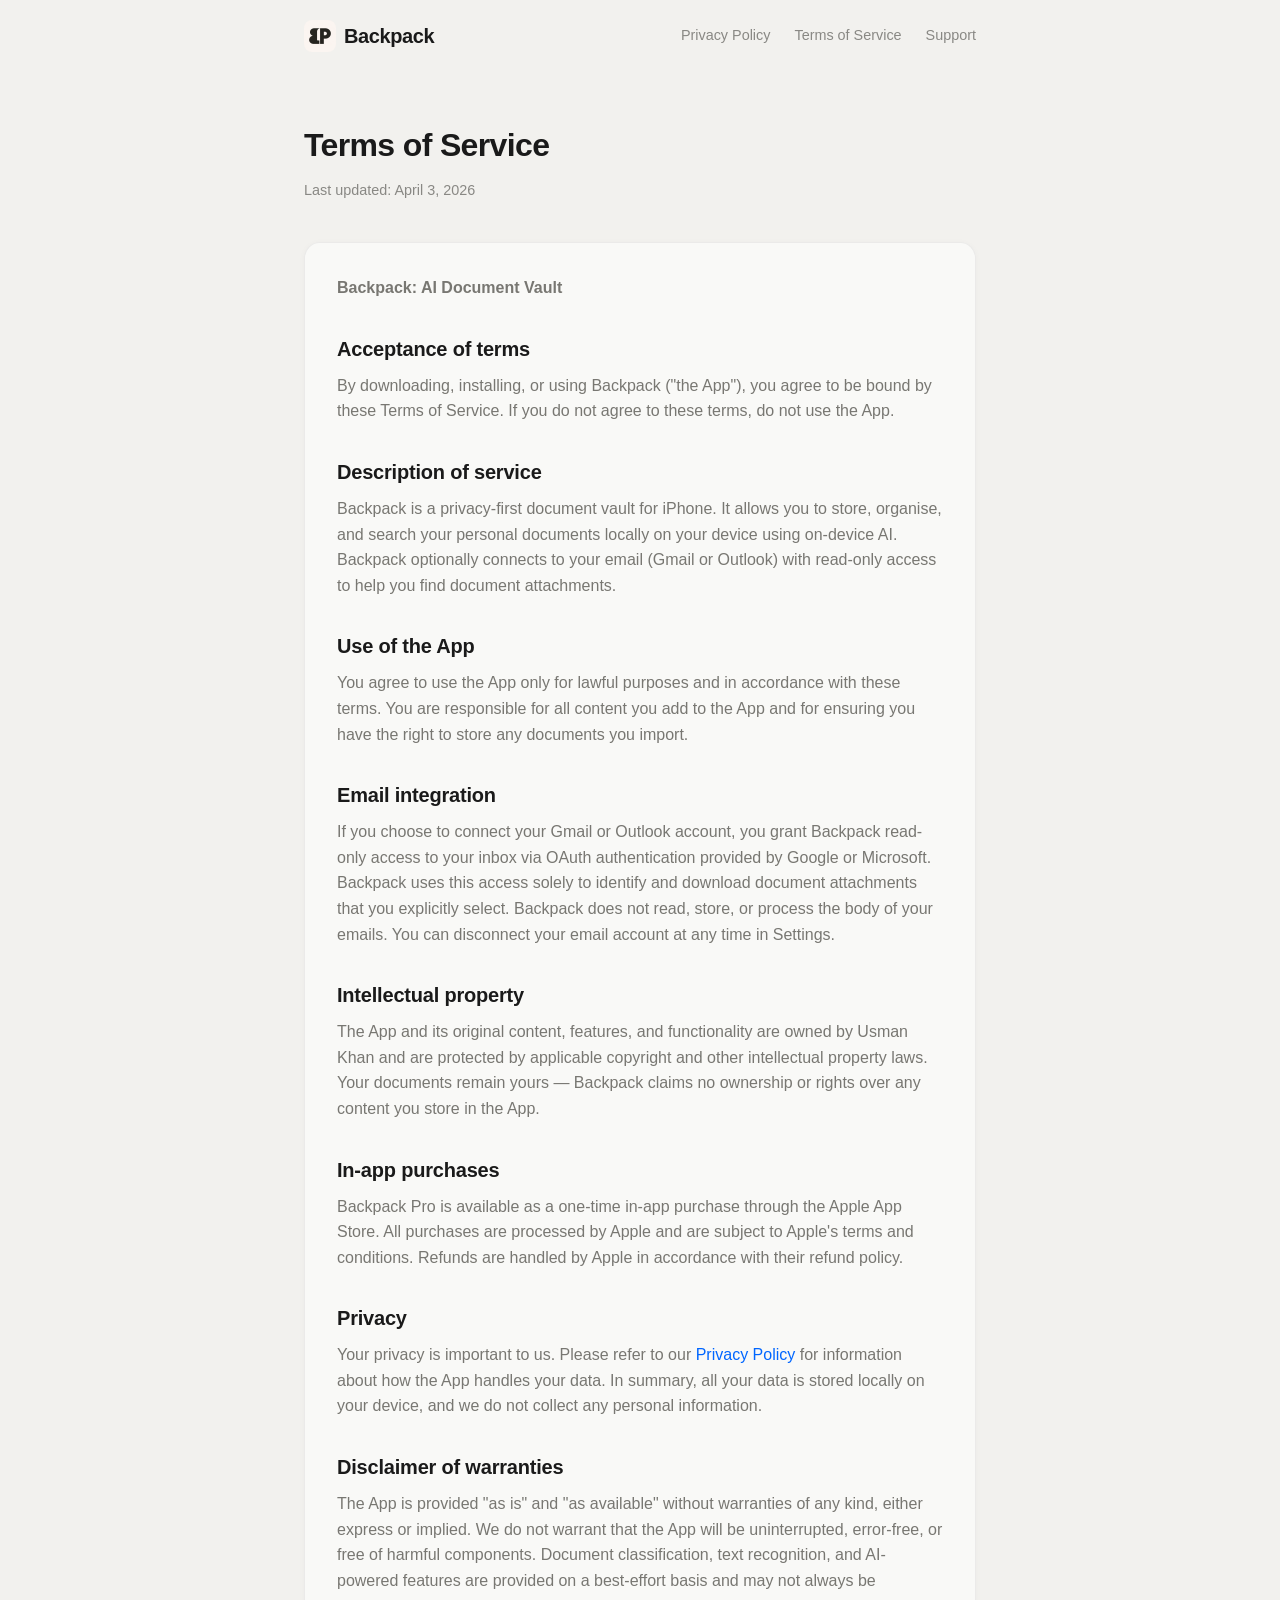
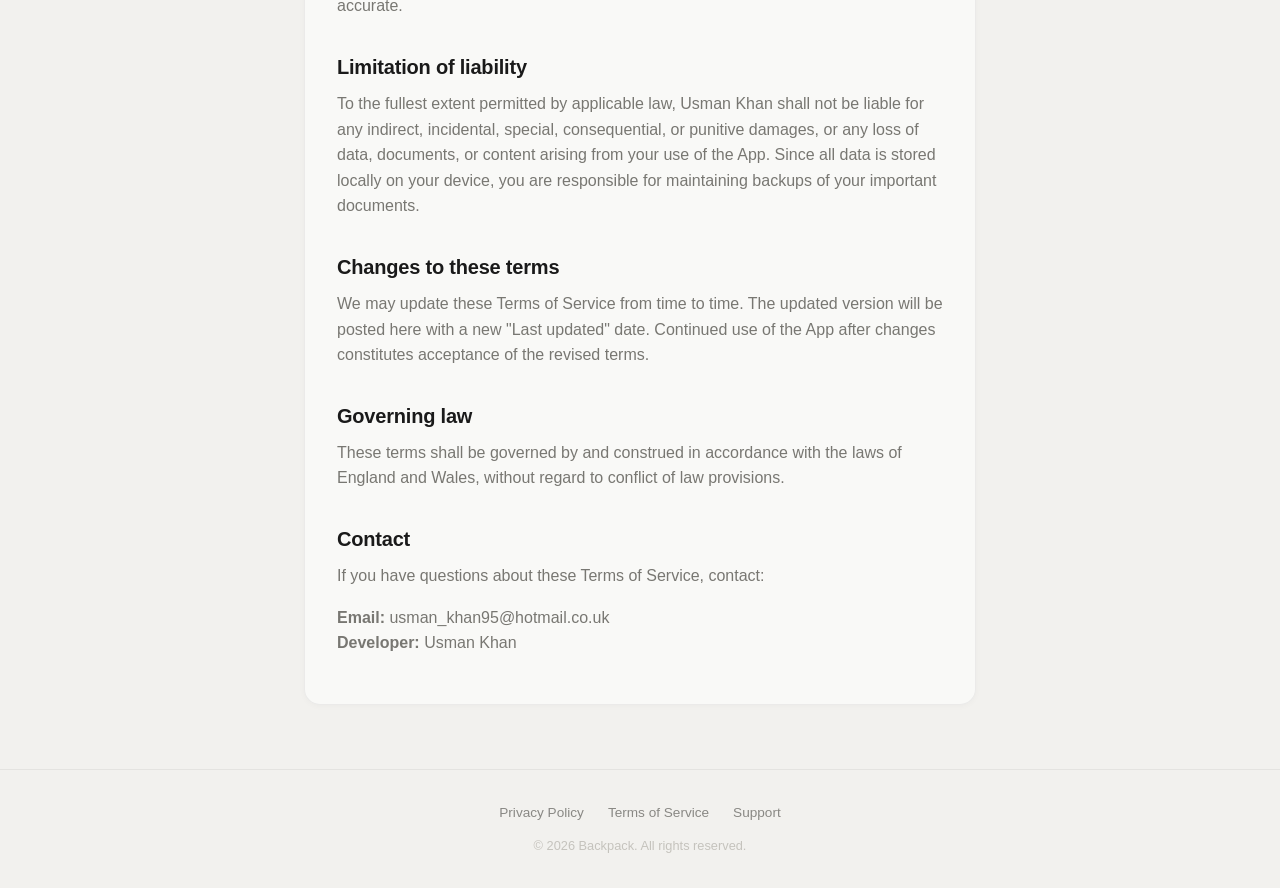
<file: terms/index.html>
<!DOCTYPE html>
<html lang="en">
<head>
  <meta charset="UTF-8">
  <meta name="viewport" content="width=device-width, initial-scale=1.0">
  <title>Terms of Service — Backpack</title>
  <link rel="stylesheet" href="../styles.css">
  <link rel="icon" type="image/png" href="../images/app-icon.png">
</head>
<body>
  <header>
    <nav>
      <a href="/" class="logo">
        <img src="../images/app-icon.png" alt="Backpack icon">
        Backpack
      </a>
      <div class="nav-links">
        <a href="/privacy">Privacy Policy</a>
        <a href="/terms">Terms of Service</a>
        <a href="/support">Support</a>
      </div>
    </nav>
  </header>

  <main>
    <article class="legal">
      <h1>Terms of Service</h1>
      <p class="last-updated">Last updated: April 3, 2026</p>

      <div class="legal-content">
        <p><strong>Backpack: AI Document Vault</strong></p>

        <h2>Acceptance of terms</h2>
        <p>By downloading, installing, or using Backpack ("the App"), you agree to be bound by these Terms of Service. If you do not agree to these terms, do not use the App.</p>

        <h2>Description of service</h2>
        <p>Backpack is a privacy-first document vault for iPhone. It allows you to store, organise, and search your personal documents locally on your device using on-device AI. Backpack optionally connects to your email (Gmail or Outlook) with read-only access to help you find document attachments.</p>

        <h2>Use of the App</h2>
        <p>You agree to use the App only for lawful purposes and in accordance with these terms. You are responsible for all content you add to the App and for ensuring you have the right to store any documents you import.</p>

        <h2>Email integration</h2>
        <p>If you choose to connect your Gmail or Outlook account, you grant Backpack read-only access to your inbox via OAuth authentication provided by Google or Microsoft. Backpack uses this access solely to identify and download document attachments that you explicitly select. Backpack does not read, store, or process the body of your emails. You can disconnect your email account at any time in Settings.</p>

        <h2>Intellectual property</h2>
        <p>The App and its original content, features, and functionality are owned by Usman Khan and are protected by applicable copyright and other intellectual property laws. Your documents remain yours — Backpack claims no ownership or rights over any content you store in the App.</p>

        <h2>In-app purchases</h2>
        <p>Backpack Pro is available as a one-time in-app purchase through the Apple App Store. All purchases are processed by Apple and are subject to Apple's terms and conditions. Refunds are handled by Apple in accordance with their refund policy.</p>

        <h2>Privacy</h2>
        <p>Your privacy is important to us. Please refer to our <a href="/privacy">Privacy Policy</a> for information about how the App handles your data. In summary, all your data is stored locally on your device, and we do not collect any personal information.</p>

        <h2>Disclaimer of warranties</h2>
        <p>The App is provided "as is" and "as available" without warranties of any kind, either express or implied. We do not warrant that the App will be uninterrupted, error-free, or free of harmful components. Document classification, text recognition, and AI-powered features are provided on a best-effort basis and may not always be accurate.</p>

        <h2>Limitation of liability</h2>
        <p>To the fullest extent permitted by applicable law, Usman Khan shall not be liable for any indirect, incidental, special, consequential, or punitive damages, or any loss of data, documents, or content arising from your use of the App. Since all data is stored locally on your device, you are responsible for maintaining backups of your important documents.</p>

        <h2>Changes to these terms</h2>
        <p>We may update these Terms of Service from time to time. The updated version will be posted here with a new "Last updated" date. Continued use of the App after changes constitutes acceptance of the revised terms.</p>

        <h2>Governing law</h2>
        <p>These terms shall be governed by and construed in accordance with the laws of England and Wales, without regard to conflict of law provisions.</p>

        <h2>Contact</h2>
        <p>If you have questions about these Terms of Service, contact:</p>
        <p><strong>Email:</strong> usman_khan95@hotmail.co.uk<br>
        <strong>Developer:</strong> Usman Khan</p>
      </div>
    </article>
  </main>

  <footer>
    <div class="footer-links">
      <a href="/privacy">Privacy Policy</a>
      <a href="/terms">Terms of Service</a>
      <a href="/support">Support</a>
    </div>
    <p class="copyright">&copy; 2026 Backpack. All rights reserved.</p>
  </footer>
</body>
</html>
</file>
<file: styles.css>
*,
*::before,
*::after {
  margin: 0;
  padding: 0;
  box-sizing: border-box;
}

:root {
  --color-bg: #F2F1EE;
  --color-card: rgba(255, 255, 255, 0.55);
  --color-text: #1A1A1A;
  --color-muted: #898884;
  --color-light-muted: #C5C3BD;
  --color-border: rgba(0, 0, 0, 0.06);
  --color-accent: #0066FF;
  --color-accent-light: rgba(0, 102, 255, 0.06);
  --shadow-subtle: 0 1px 6px rgba(0, 0, 0, 0.03);
  --shadow-card: 0 2px 16px rgba(0, 0, 0, 0.04);
  --max-width: 720px;
  --font: -apple-system, BlinkMacSystemFont, "SF Pro Display", "Segoe UI", Roboto, Helvetica, Arial, sans-serif;
  --radius-sm: 8px;
  --radius-md: 16px;
  --radius-lg: 20px;
}

html {
  font-size: 16px;
  -webkit-font-smoothing: antialiased;
  -moz-osx-font-smoothing: grayscale;
}

body {
  font-family: var(--font);
  color: var(--color-text);
  background: var(--color-bg);
  line-height: 1.6;
  min-height: 100vh;
  display: flex;
  flex-direction: column;
}

/* Nav */
nav {
  max-width: var(--max-width);
  margin: 0 auto;
  padding: 1.25rem 1.5rem;
  display: flex;
  justify-content: space-between;
  align-items: center;
  width: 100%;
}

.logo {
  display: flex;
  align-items: center;
  gap: 0.5rem;
  font-size: 1.25rem;
  font-weight: 700;
  color: var(--color-text);
  text-decoration: none;
  letter-spacing: -0.02em;
}

.logo img {
  width: 32px;
  height: 32px;
  border-radius: var(--radius-sm);
}

.nav-links {
  display: flex;
  gap: 1.5rem;
}

.nav-links a {
  color: var(--color-muted);
  text-decoration: none;
  font-size: 0.9rem;
  font-weight: 500;
  transition: color 0.15s;
}

.nav-links a:hover {
  color: var(--color-text);
}

/* Hero */
.hero {
  flex: 1;
  display: flex;
  flex-direction: column;
  align-items: center;
  justify-content: center;
  text-align: center;
  padding: 6rem 1.5rem;
}

.hero-icon {
  width: 96px;
  height: 96px;
  border-radius: var(--radius-lg);
  box-shadow: var(--shadow-card);
  margin-bottom: 1.5rem;
}

.hero h1 {
  font-size: 3rem;
  font-weight: 800;
  letter-spacing: -0.03em;
  color: var(--color-text);
}

.tagline {
  margin-top: 0.75rem;
  font-size: 1.25rem;
  color: var(--color-muted);
  font-weight: 400;
}

/* Feature pills */
.hero-features {
  display: flex;
  gap: 0.5rem;
  margin-top: 1.5rem;
  flex-wrap: wrap;
  justify-content: center;
}

.feature-pill {
  font-size: 0.8rem;
  font-weight: 600;
  color: var(--color-muted);
  background: var(--color-card);
  border: 1px solid var(--color-border);
  border-radius: 100px;
  padding: 0.35rem 0.9rem;
  box-shadow: var(--shadow-subtle);
}

/* App Store button */
.app-store-badges {
  margin-top: 2rem;
}

.app-store-btn {
  display: inline-flex;
  align-items: center;
  gap: 0.5rem;
  padding: 0.85rem 1.75rem;
  background: var(--color-text);
  color: #fff;
  font-size: 1rem;
  font-weight: 600;
  text-decoration: none;
  border-radius: 14px;
  transition: transform 0.15s, box-shadow 0.15s;
  box-shadow: 0 4px 16px rgba(0, 0, 0, 0.12);
}

.app-store-btn:hover {
  transform: translateY(-1px);
  box-shadow: 0 6px 24px rgba(0, 0, 0, 0.18);
}

.app-store-btn:active {
  transform: translateY(0);
  box-shadow: 0 2px 8px rgba(0, 0, 0, 0.12);
}

.app-store-btn svg {
  flex-shrink: 0;
}

/* Feature Showcase */
.showcase {
  padding: 2rem 1.5rem 4rem;
}

.showcase-inner {
  max-width: 960px;
  margin: 0 auto;
  display: flex;
  gap: 4rem;
  position: relative;
}

.showcase-inner::before {
  content: "";
  position: absolute;
  top: 0;
  bottom: 0;
  left: 50%;
  transform: translateX(-0.5px);
  width: 1px;
  background: var(--color-border);
}

.showcase-text {
  flex: 1;
  display: flex;
  flex-direction: column;
  gap: 40vh;
  padding: 20vh 0;
}

.showcase-feature {
  min-height: 40vh;
  display: flex;
  flex-direction: column;
  justify-content: center;
}

.showcase-label {
  display: flex;
  align-items: center;
  gap: 0.6rem;
  margin-bottom: 1rem;
}

.showcase-number {
  width: 28px;
  height: 28px;
  border-radius: 50%;
  border: 1.5px solid var(--color-border);
  display: flex;
  align-items: center;
  justify-content: center;
  font-size: 0.75rem;
  font-weight: 700;
  color: var(--color-muted);
}

.showcase-tag {
  font-size: 0.75rem;
  font-weight: 700;
  text-transform: uppercase;
  letter-spacing: 0.08em;
  color: var(--color-muted);
}

.showcase-feature h2 {
  font-size: 2.25rem;
  font-weight: 800;
  letter-spacing: -0.02em;
  line-height: 1.2;
  color: var(--color-text);
  margin-bottom: 1rem;
}

.showcase-feature .text-muted {
  color: var(--color-muted);
}

.showcase-feature > p {
  font-size: 1.1rem;
  color: #555550;
  line-height: 1.7;
  max-width: 420px;
}

/* Sticky image column */
.showcase-sticky {
  flex: 1;
  position: relative;
}

.showcase-image-wrap {
  position: sticky;
  top: 10vh;
  height: 80vh;
}

.showcase-image-wrap .showcase-phone {
  position: absolute;
  inset: 0;
  width: 100%;
  height: 100%;
  object-fit: contain;
  transition: opacity 0.45s ease;
}

/* Mobile inline images (hidden on desktop) */
.showcase-image-mobile {
  display: none;
}

.showcase-image-mobile .showcase-phone {
  width: 100%;
  max-width: 280px;
  margin: 1.5rem auto 0;
  display: block;
  border-radius: var(--radius-lg);
  box-shadow: var(--shadow-card);
  border: 1px solid var(--color-border);
}

/* Landing sections */
.landing-section {
  padding: 0 1.5rem 3rem;
}

.section-inner {
  max-width: var(--max-width);
  margin: 0 auto;
}

.section-heading {
  font-size: 1.75rem;
  font-weight: 700;
  letter-spacing: -0.02em;
  margin-bottom: 1.25rem;
  color: var(--color-text);
}

/* Features grid */
.features-grid {
  display: grid;
  grid-template-columns: repeat(2, 1fr);
  gap: 0.75rem;
}

.feature-card {
  background: var(--color-card);
  border: 1px solid var(--color-border);
  border-radius: var(--radius-md);
  padding: 1.5rem;
  box-shadow: var(--shadow-subtle);
}

.feature-card:last-child:nth-child(odd) {
  grid-column: 1 / -1;
}

.feature-icon {
  font-size: 1.5rem;
  display: block;
  margin-bottom: 0.5rem;
}

.feature-card h3 {
  font-size: 1rem;
  font-weight: 600;
  margin-bottom: 0.35rem;
  color: var(--color-text);
}

.feature-card p {
  font-size: 0.9rem;
  color: var(--color-muted);
  line-height: 1.5;
}

/* Steps */
.steps {
  display: flex;
  flex-direction: column;
  gap: 0.75rem;
}

.step {
  background: var(--color-card);
  border: 1px solid var(--color-border);
  border-radius: var(--radius-md);
  padding: 1.5rem;
  box-shadow: var(--shadow-subtle);
  display: flex;
  gap: 1rem;
  align-items: flex-start;
}

.step-number {
  flex-shrink: 0;
  width: 32px;
  height: 32px;
  background: var(--color-text);
  color: #fff;
  border-radius: 50%;
  display: flex;
  align-items: center;
  justify-content: center;
  font-size: 0.85rem;
  font-weight: 700;
  margin-top: 0.1rem;
}

.step h3 {
  font-size: 1rem;
  font-weight: 600;
  margin-bottom: 0.25rem;
  color: var(--color-text);
}

.step p {
  font-size: 0.9rem;
  color: var(--color-muted);
  line-height: 1.5;
}

/* Info card */
.info-card {
  background: var(--color-card);
  border: 1px solid var(--color-border);
  border-radius: var(--radius-md);
  padding: 2rem;
  box-shadow: var(--shadow-subtle);
}

.info-card p {
  font-size: 0.95rem;
  color: #787772;
  line-height: 1.65;
  margin-bottom: 1rem;
}

.info-card p:last-child {
  margin-bottom: 0;
}

.info-card a {
  color: var(--color-accent);
  text-decoration: none;
  font-weight: 500;
}

.info-card a:hover {
  text-decoration: underline;
}

/* Main (flex child) */
main {
  flex: 1;
}

/* Legal pages */
.legal {
  max-width: var(--max-width);
  margin: 0 auto;
  padding: 3rem 1.5rem 4rem;
}

.legal h1 {
  font-size: 2rem;
  font-weight: 700;
  letter-spacing: -0.02em;
  margin-bottom: 0.5rem;
}

.legal .last-updated {
  color: var(--color-muted);
  font-size: 0.9rem;
  margin-bottom: 2.5rem;
}

.legal-content {
  background: var(--color-card);
  border-radius: var(--radius-md);
  padding: 2rem;
  box-shadow: var(--shadow-subtle);
  border: 1px solid var(--color-border);
}

.legal h2 {
  font-size: 1.25rem;
  font-weight: 600;
  letter-spacing: -0.01em;
  margin-top: 2rem;
  margin-bottom: 0.5rem;
  color: var(--color-text);
}

.legal h2:first-child {
  margin-top: 0;
}

.legal p,
.legal ul,
.legal ol {
  margin-bottom: 1rem;
  color: #787772;
  font-weight: 400;
}

.legal ul,
.legal ol {
  padding-left: 1.5rem;
}

.legal li {
  margin-bottom: 0.35rem;
}

.legal a {
  color: var(--color-accent);
  text-decoration: none;
  font-weight: 500;
}

.legal a:hover {
  text-decoration: underline;
}

/* Footer */
footer {
  border-top: 1px solid var(--color-border);
  padding: 2rem 1.5rem;
  text-align: center;
}

.footer-links {
  display: flex;
  justify-content: center;
  gap: 1.5rem;
  margin-bottom: 0.75rem;
}

.footer-links a {
  color: var(--color-muted);
  text-decoration: none;
  font-size: 0.85rem;
  font-weight: 500;
}

.footer-links a:hover {
  color: var(--color-text);
}

.copyright {
  color: var(--color-light-muted);
  font-size: 0.8rem;
}

/* Contact card */
.contact-card {
  background: var(--color-card);
  border-radius: var(--radius-md);
  padding: 2rem;
  box-shadow: var(--shadow-subtle);
  border: 1px solid var(--color-border);
  margin-bottom: 2.5rem;
}

.contact-card h2 {
  margin-top: 0;
  margin-bottom: 0.5rem;
}

.contact-card p {
  color: #787772;
  margin-bottom: 1rem;
}

.contact-email {
  display: inline-block;
  color: var(--color-accent);
  font-weight: 600;
  text-decoration: none;
  padding: 0.6rem 1.25rem;
  background: var(--color-accent-light);
  border-radius: var(--radius-sm);
  transition: background 0.15s;
}

.contact-email:hover {
  background: rgba(0, 102, 255, 0.1);
  text-decoration: none;
}

/* FAQ section */
.faq-section {
  margin-top: 0;
}

.faq-heading {
  font-size: 1.5rem;
  font-weight: 700;
  letter-spacing: -0.02em;
  margin-bottom: 1.5rem;
  margin-top: 0;
}

.faq-group-label {
  font-size: 0.8rem;
  font-weight: 600;
  text-transform: uppercase;
  letter-spacing: 0.05em;
  color: var(--color-muted);
  margin-top: 2rem;
  margin-bottom: 0.75rem;
}

.faq-group-label:first-of-type {
  margin-top: 0;
}

/* FAQ accordion */
.faq {
  background: var(--color-card);
  border: 1px solid var(--color-border);
  border-radius: 12px;
  margin-bottom: 0.5rem;
  box-shadow: var(--shadow-subtle);
  overflow: hidden;
}

.faq summary {
  padding: 1rem 1.25rem;
  font-weight: 600;
  font-size: 0.95rem;
  color: var(--color-text);
  cursor: pointer;
  list-style: none;
  display: flex;
  justify-content: space-between;
  align-items: center;
  transition: background 0.15s;
  user-select: none;
}

.faq summary::-webkit-details-marker {
  display: none;
}

.faq summary::after {
  content: "+";
  font-size: 1.25rem;
  font-weight: 400;
  color: var(--color-light-muted);
  transition: transform 0.2s ease;
  flex-shrink: 0;
  margin-left: 1rem;
}

.faq[open] summary::after {
  content: "\2212";
}

.faq summary:hover {
  background: rgba(0, 0, 0, 0.02);
}

.faq-answer {
  padding: 0 1.25rem 1rem;
}

.faq-answer p {
  color: #787772;
  font-size: 0.9rem;
  margin-bottom: 0.75rem;
  line-height: 1.65;
}

.faq-answer p:last-child {
  margin-bottom: 0;
}

.faq-answer ul {
  color: #787772;
  font-size: 0.9rem;
  padding-left: 1.25rem;
  margin-bottom: 0.75rem;
}

.faq-answer li {
  margin-bottom: 0.3rem;
}

/* 404 */
.back-link {
  display: inline-block;
  margin-top: 1.5rem;
  color: var(--color-accent);
  text-decoration: none;
  font-weight: 600;
  font-size: 1rem;
  padding: 0.6rem 1.5rem;
  background: var(--color-accent-light);
  border-radius: var(--radius-sm);
  transition: background 0.15s;
}

.back-link:hover {
  background: rgba(0, 102, 255, 0.1);
}

/* Responsive */
@media (max-width: 600px) {
  nav {
    padding: 1rem 1rem;
  }

  .nav-links {
    gap: 0.75rem;
  }

  .nav-links a {
    font-size: 0.8rem;
  }

  .hero {
    padding: 4rem 1.25rem;
  }

  .hero h1 {
    font-size: 2.25rem;
  }

  .hero-icon {
    width: 72px;
    height: 72px;
  }

  .tagline {
    font-size: 1.05rem;
  }

  .app-store-btn {
    font-size: 0.95rem;
    padding: 0.75rem 1.5rem;
  }

  .screenshots-track {
    justify-content: flex-start;
    overflow-x: auto;
    -webkit-overflow-scrolling: touch;
    padding: 0 1.25rem;
  }

  .screenshot {
    width: 260px;
  }

  .legal {
    padding: 2rem 1rem 3rem;
  }

  .legal h1 {
    font-size: 1.5rem;
  }

  .legal h2 {
    font-size: 1.1rem;
  }

  .legal-content {
    padding: 1.25rem;
    border-radius: 12px;
    overflow-wrap: break-word;
    word-break: break-word;
  }

  .legal p,
  .legal ul,
  .legal ol {
    font-size: 0.95rem;
  }

  .legal ul,
  .legal ol {
    padding-left: 1.25rem;
  }

  .contact-card {
    padding: 1.25rem;
  }

  .faq-heading {
    font-size: 1.25rem;
  }

  .faq summary {
    padding: 0.85rem 1rem;
    font-size: 0.9rem;
  }

  .faq-answer {
    padding: 0 1rem 0.85rem;
  }

  .landing-section {
    padding: 0 1.25rem 2.5rem;
  }

  .section-heading {
    font-size: 1.35rem;
  }

  .features-grid {
    grid-template-columns: 1fr;
  }

  .feature-card:last-child:nth-child(odd) {
    grid-column: auto;
  }

  .feature-card,
  .step,
  .info-card {
    padding: 1.25rem;
  }

  .step {
    gap: 0.75rem;
  }

  /* Showcase mobile */
  .showcase-inner {
    flex-direction: column;
    gap: 0;
  }

  .showcase-inner::before {
    display: none;
  }

  .showcase-text {
    gap: 3rem;
    padding: 0;
  }

  .showcase-feature {
    min-height: auto;
  }

  .showcase-feature h2 {
    font-size: 1.5rem;
  }

  .showcase-sticky {
    display: none;
  }

  .showcase-image-mobile {
    display: block;
  }

  footer {
    padding: 1.5rem 1rem;
  }
}
</file>
